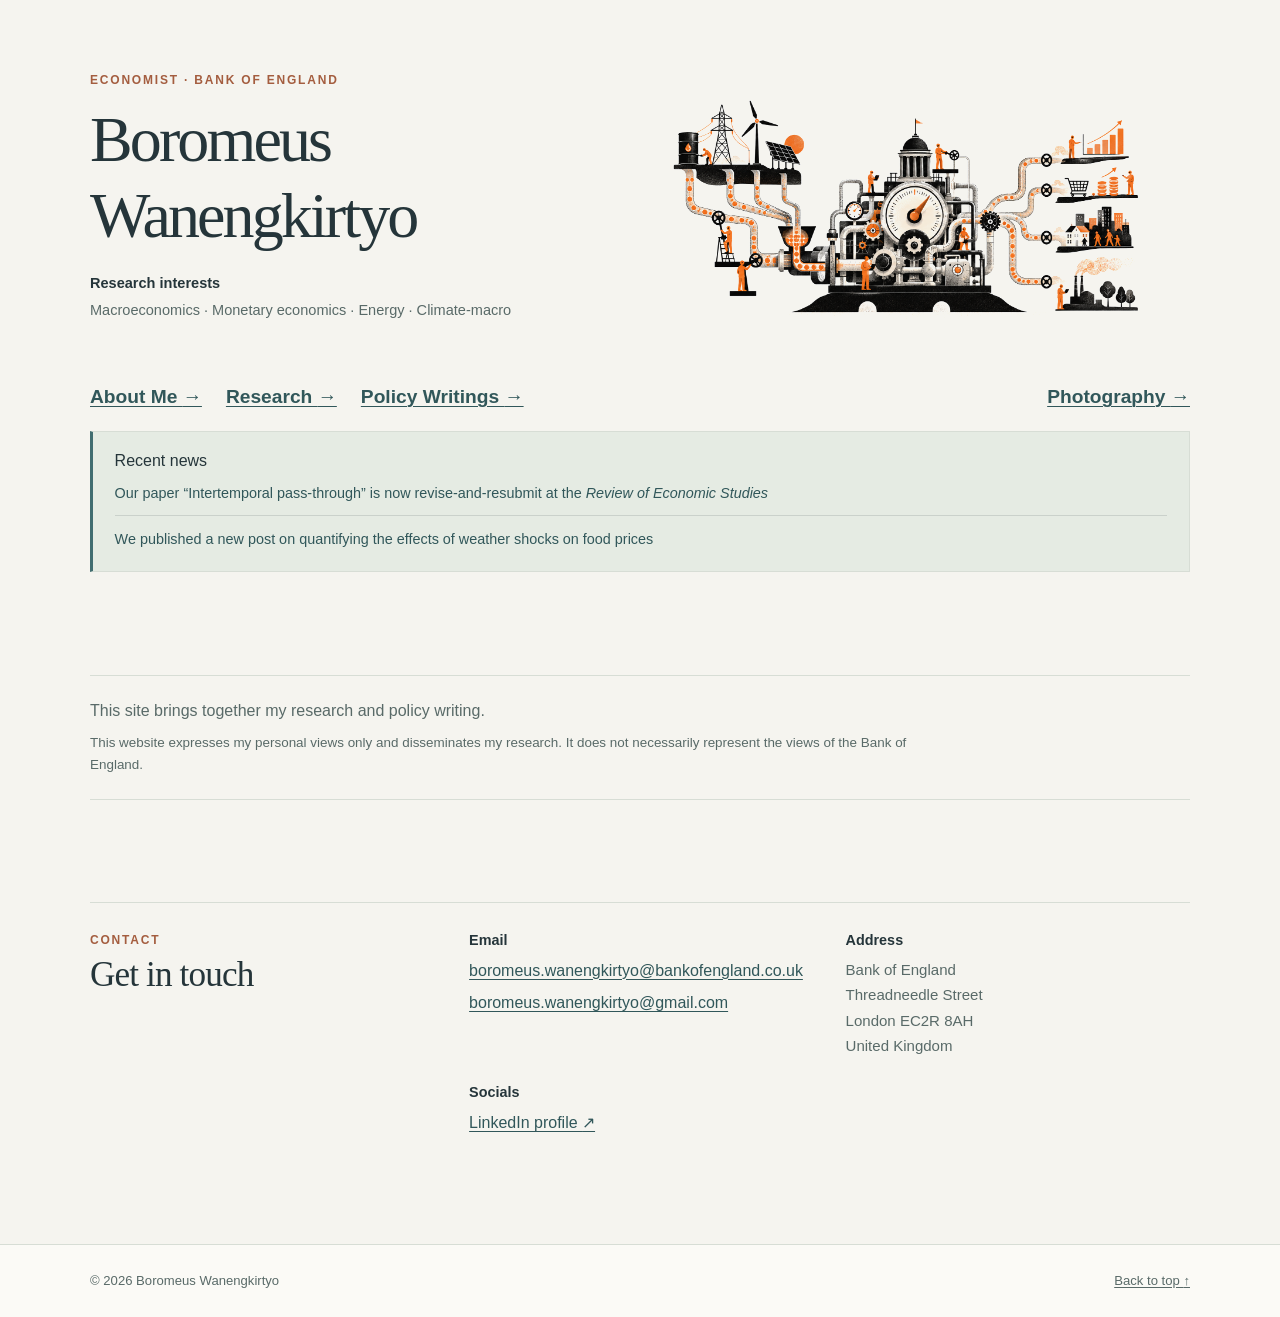
<file: index.html>
<!doctype html>
<html lang="en">
<head>
  <meta charset="utf-8">
  <meta name="viewport" content="width=device-width, initial-scale=1">
  <meta name="description" content="Boromeus Wanengkirtyo is a Bank of England economist researching inflation, monetary policy, energy markets and climate change.">
  <meta name="author" content="Boromeus Wanengkirtyo">
  <meta name="theme-color" content="#f5f4ef">
  <title>Boromeus Wanengkirtyo | Economist</title>
  <link rel="canonical" href="https://boromeus.github.io/">
  <meta property="og:type" content="profile">
  <meta property="og:title" content="Boromeus Wanengkirtyo | Economist">
  <meta property="og:description" content="Bank of England economist researching inflation, monetary policy, energy markets and climate change.">
  <meta property="og:url" content="https://boromeus.github.io/">
  <meta property="og:site_name" content="Boromeus Wanengkirtyo">
  <meta property="og:image" content="https://boromeus.github.io/assets/macro-energy-policy.png">
  <meta property="og:image:width" content="1672">
  <meta property="og:image:height" content="941">
  <meta property="og:image:alt" content="Illustration connecting central banking and economic gauges with energy, households and industry.">
  <meta name="twitter:card" content="summary_large_image">
  <meta name="twitter:title" content="Boromeus Wanengkirtyo | Economist">
  <meta name="twitter:description" content="Bank of England economist researching inflation, monetary policy, energy markets and climate change.">
  <meta name="twitter:image" content="https://boromeus.github.io/assets/macro-energy-policy.png">
  <script type="application/ld+json">
  {
    "@context": "https://schema.org",
    "@graph": [
      {
        "@type": "WebSite",
        "name": "Boromeus Wanengkirtyo",
        "url": "https://boromeus.github.io/",
        "inLanguage": "en-GB"
      },
      {
        "@type": "ProfilePage",
        "name": "Boromeus Wanengkirtyo | Economist",
        "url": "https://boromeus.github.io/",
        "mainEntity": {
          "@type": "Person",
          "name": "Boromeus Wanengkirtyo",
          "givenName": "Boromeus",
          "familyName": "Wanengkirtyo",
          "jobTitle": "Economist",
          "worksFor": {
            "@type": "Organization",
            "name": "Bank of England",
            "url": "https://www.bankofengland.co.uk/"
          },
          "url": "https://boromeus.github.io/",
          "sameAs": [
            "https://uk.linkedin.com/in/bwanengkirtyo"
          ],
          "knowsAbout": [
            "Macroeconomics",
            "Monetary economics",
            "Inflation",
            "Energy markets",
            "Climate change"
          ]
        }
      }
    ]
  }
  </script>
  <link rel="stylesheet" href="styles.css">
  <!-- Google tag (gtag.js) -->
  <script async src="https://www.googletagmanager.com/gtag/js?id=G-S92Z4SN27B"></script>
  <script>
    window.dataLayer = window.dataLayer || [];
    function gtag(){dataLayer.push(arguments);}
    gtag('js', new Date());
    gtag('config', 'G-S92Z4SN27B');
  </script>
</head>
<body>
  <a class="skip-link" href="#main">Skip to content</a>
  <main id="main" class="shell">
    <section class="home-hero" aria-labelledby="home-title">
      <div class="hero-copy">
        <p class="eyebrow">Economist · Bank of England</p>
        <h1 id="home-title">Boromeus Wanengkirtyo</h1>
        <p class="interest-line"><span>Research interests</span> Macroeconomics · Monetary economics · Energy · Climate-macro</p>
      </div>
      <figure class="hero-art">
        <img src="assets/macro-energy-policy.png" alt="Editorial illustration of a central bank and economic gauges connected by energy pipelines to fossil fuels, wind and solar power, households and industry." width="1672" height="941" fetchpriority="high">
    </figure>
    </section>

    <nav class="hero-links home-nav" aria-label="Main navigation">
      <a class="text-link" href="about.html">About Me <span aria-hidden="true">→</span></a>
      <a class="text-link" href="research.html">Research <span aria-hidden="true">→</span></a>
      <a class="text-link" href="policy.html">Policy Writings <span aria-hidden="true">→</span></a>
      <a class="text-link" href="photography.html">Photography <span aria-hidden="true">→</span></a>
    </nav>

    <section class="home-news" aria-labelledby="recent-news-title">
      <h2 id="recent-news-title">Recent news</h2>
      <ul>
        <li><a href="research.html#intertemporal-pass-through">Our paper “Intertemporal pass-through” is now revise-and-resubmit at the <em>Review of Economic Studies</em></a></li>
        <li><a href="policy.html#under-the-weather">We published a new post on quantifying the effects of weather shocks on food prices</a></li>
      </ul>
    </section>

    <section class="home-note" aria-label="About this website">
      <div>
        <p>This site brings together my research and policy writing.</p>
        <p class="site-disclaimer">This website expresses my personal views only and disseminates my research. It does not necessarily represent the views of the Bank of England.</p>
      </div>
    </section>

    <section class="contact-section" aria-labelledby="contact-title">
      <div class="section-heading">
        <p class="eyebrow">Contact</p>
        <h2 id="contact-title">Get in touch</h2>
      </div>
      <div class="contact-grid">
        <div>
          <h3>Email</h3>
          <p><a href="mailto:&#98;&#111;&#114;&#111;&#109;&#101;&#117;&#115;&#46;&#119;&#97;&#110;&#101;&#110;&#103;&#107;&#105;&#114;&#116;&#121;&#111;&#64;&#98;&#97;&#110;&#107;&#111;&#102;&#101;&#110;&#103;&#108;&#97;&#110;&#100;&#46;&#99;&#111;&#46;&#117;&#107;">&#98;&#111;&#114;&#111;&#109;&#101;&#117;&#115;&#46;&#119;&#97;&#110;&#101;&#110;&#103;&#107;&#105;&#114;&#116;&#121;&#111;&#64;&#98;&#97;&#110;&#107;&#111;&#102;&#101;&#110;&#103;&#108;&#97;&#110;&#100;&#46;&#99;&#111;&#46;&#117;&#107;</a></p>
          <p><a href="mailto:&#98;&#111;&#114;&#111;&#109;&#101;&#117;&#115;&#46;&#119;&#97;&#110;&#101;&#110;&#103;&#107;&#105;&#114;&#116;&#121;&#111;&#64;&#103;&#109;&#97;&#105;&#108;&#46;&#99;&#111;&#109;">&#98;&#111;&#114;&#111;&#109;&#101;&#117;&#115;&#46;&#119;&#97;&#110;&#101;&#110;&#103;&#107;&#105;&#114;&#116;&#121;&#111;&#64;&#103;&#109;&#97;&#105;&#108;&#46;&#99;&#111;&#109;</a></p>
        </div>
        <div>
          <h3>Address</h3>
          <address>Bank of England<br>Threadneedle Street<br>London EC2R 8AH<br>United Kingdom</address>
        </div>
        <div>
          <h3>Socials</h3>
          <p><a href="https://uk.linkedin.com/in/bwanengkirtyo">LinkedIn profile <span aria-hidden="true">↗</span></a></p>
        </div>
      </div>
    </section>
  </main>

  <footer class="site-footer">
    <div class="shell footer-inner">
      <span>© 2026 Boromeus Wanengkirtyo</span>
      <a href="index.html">Back to top <span aria-hidden="true">↑</span></a>
    </div>
  </footer>
</body>
</html>
</file>
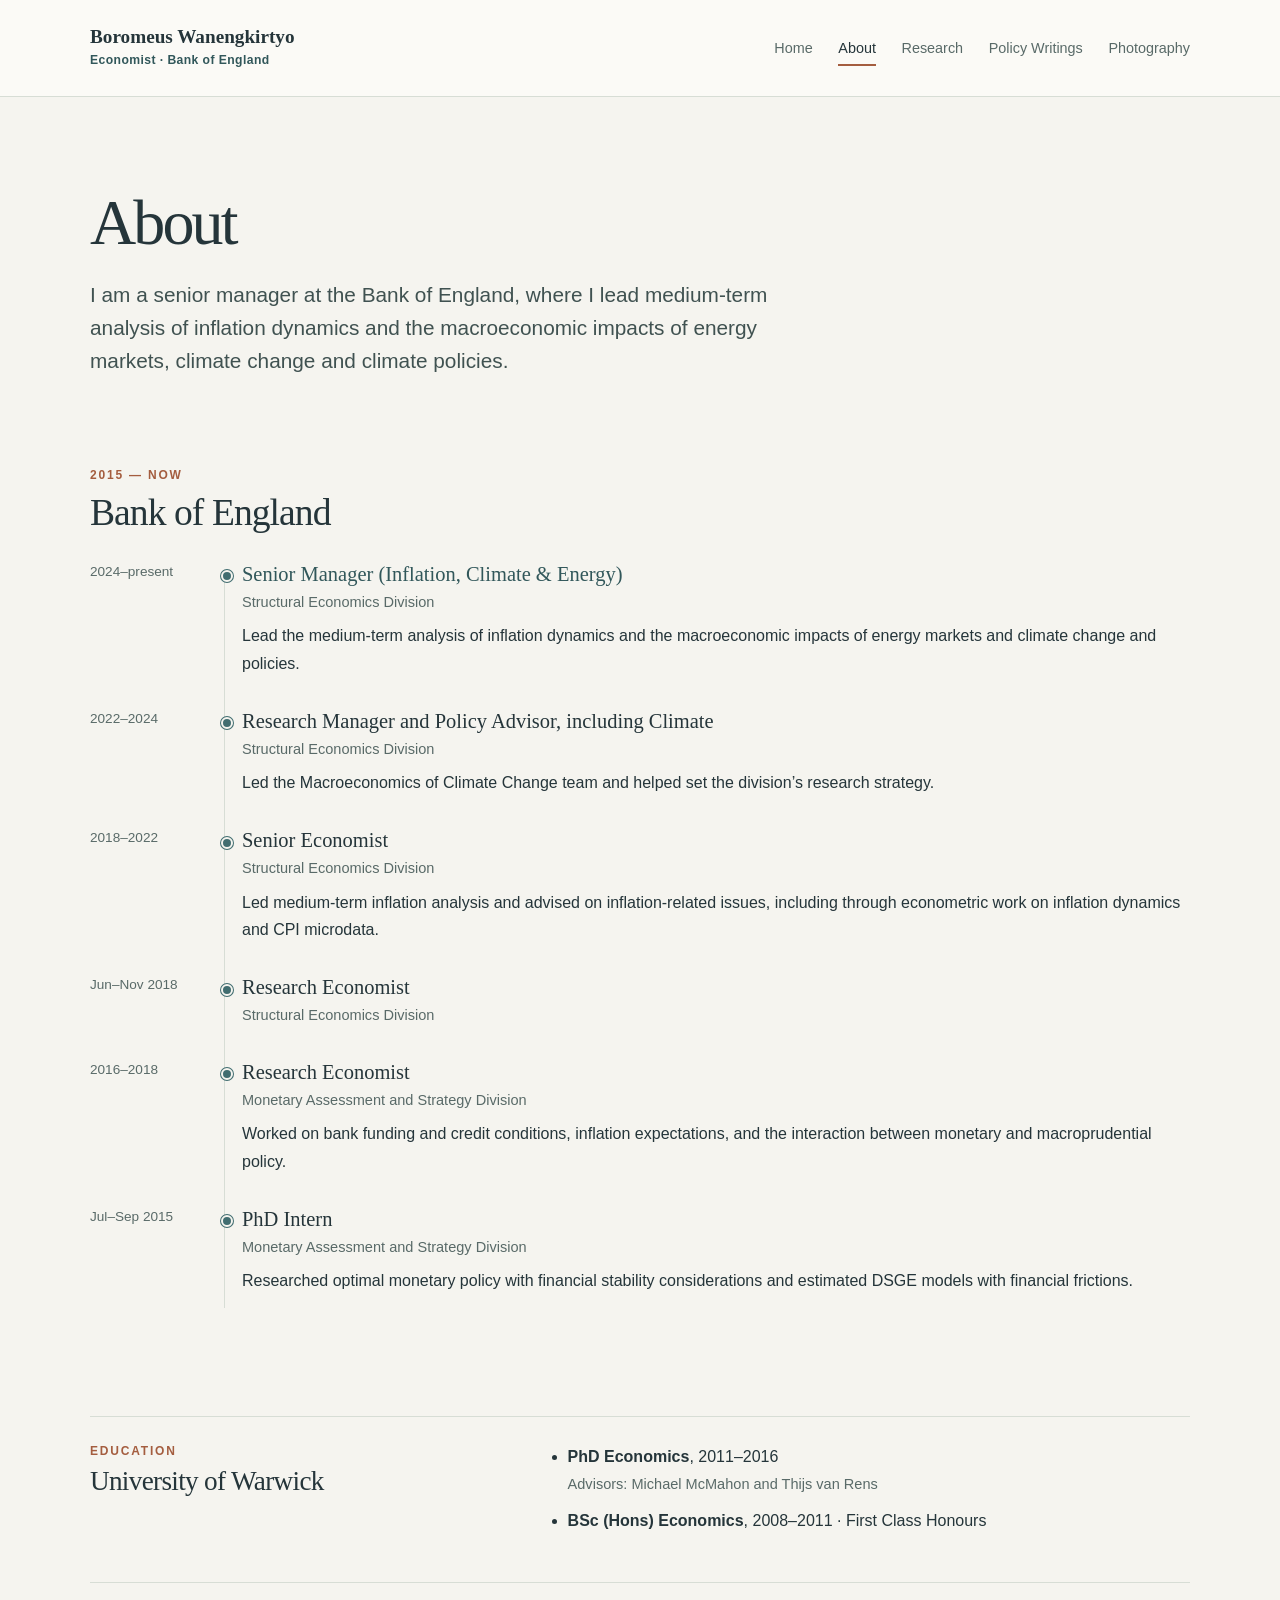
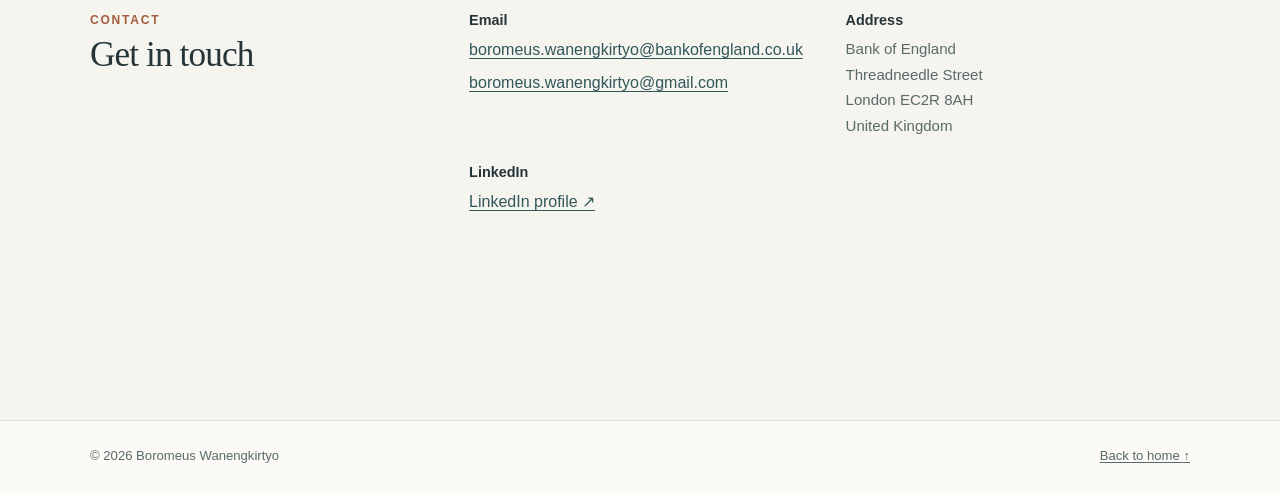
<file: about.html>
<!doctype html>
<html lang="en">
<head>
  <meta charset="utf-8">
  <meta name="viewport" content="width=device-width, initial-scale=1">
  <meta name="description" content="Biography and career of Boromeus Wanengkirtyo, Economist at the Bank of England, working on inflation, monetary policy, energy and climate.">
  <meta name="author" content="Boromeus Wanengkirtyo">
  <meta name="theme-color" content="#f5f4ef">
  <title>About | Boromeus Wanengkirtyo</title>
  <link rel="canonical" href="https://boromeus.github.io/about.html">
  <meta property="og:type" content="article">
  <meta property="og:title" content="About | Boromeus Wanengkirtyo">
  <meta property="og:description" content="Biography and career of Boromeus Wanengkirtyo, Economist at the Bank of England, working on inflation, monetary policy, energy and climate.">
  <meta property="og:url" content="https://boromeus.github.io/about.html">
  <meta property="og:site_name" content="Boromeus Wanengkirtyo">
  <meta property="og:image" content="https://boromeus.github.io/assets/macro-energy-policy.png">
  <meta property="og:image:alt" content="Illustration connecting central banking and economic gauges with energy, households and industry.">
  <meta name="twitter:card" content="summary_large_image">
  <meta name="twitter:title" content="About | Boromeus Wanengkirtyo">
  <meta name="twitter:description" content="Biography and career of Boromeus Wanengkirtyo at the Bank of England.">
  <meta name="twitter:image" content="https://boromeus.github.io/assets/macro-energy-policy.png">
  <script type="application/ld+json">
  {"@context":"https://schema.org","@type":"AboutPage","name":"About Boromeus Wanengkirtyo","url":"https://boromeus.github.io/about.html","isPartOf":{"@type":"WebSite","name":"Boromeus Wanengkirtyo","url":"https://boromeus.github.io/"}}
  </script>
  <link rel="stylesheet" href="styles.css">
  <!-- Google tag (gtag.js) -->
  <script async src="https://www.googletagmanager.com/gtag/js?id=G-S92Z4SN27B"></script>
  <script>
    window.dataLayer = window.dataLayer || [];
    function gtag(){dataLayer.push(arguments);}
    gtag('js', new Date());
    gtag('config', 'G-S92Z4SN27B');
  </script>
</head>
<body>
  <a class="skip-link" href="#main">Skip to content</a>
  <header class="site-header">
    <div class="shell header-inner">
      <div class="brand-block">
        <a class="site-brand" href="index.html">Boromeus Wanengkirtyo</a>
        <span class="brand-note brand-position">Economist · Bank of England</span>
      </div>
      <nav class="site-nav" aria-label="Main navigation">
        <a href="index.html">Home</a>
        <a href="about.html" aria-current="page">About</a>
        <a href="research.html">Research</a>
        <a href="policy.html">Policy Writings</a>
        <a href="photography.html">Photography</a>
      </nav>
    </div>
  </header>

  <main id="main" class="shell page-main">
    <header class="page-heading">
      <h1>About</h1>
      <p class="lede">I am a senior manager at the Bank of England, where I lead medium-term analysis of inflation dynamics and the macroeconomic impacts of energy markets, climate change and climate policies.</p>
    </header>

    <section class="content-section" aria-labelledby="career-title">
      <div class="section-heading">
        <p class="eyebrow">2015 — now</p>
        <h2 id="career-title">Bank of England</h2>
      </div>
      <ol class="timeline">
        <li class="timeline-entry timeline-current">
          <p class="timeline-date"><time datetime="2024">2024–present</time></p>
          <div>
            <h3>Senior Manager (Inflation, Climate &amp; Energy)</h3>
            <p class="entry-meta">Structural Economics Division</p>
            <p>Lead the medium-term analysis of inflation dynamics and the macroeconomic impacts of energy markets and climate change and policies.</p>
          </div>
        </li>
        <li class="timeline-entry">
          <p class="timeline-date"><time datetime="2022">2022–2024</time></p>
          <div>
            <h3>Research Manager and Policy Advisor, including Climate</h3>
            <p class="entry-meta">Structural Economics Division</p>
            <p>Led the Macroeconomics of Climate Change team and helped set the division’s research strategy.</p>
          </div>
        </li>
        <li class="timeline-entry">
          <p class="timeline-date"><time datetime="2018">2018–2022</time></p>
          <div>
            <h3>Senior Economist</h3>
            <p class="entry-meta">Structural Economics Division</p>
            <p>Led medium-term inflation analysis and advised on inflation-related issues, including through econometric work on inflation dynamics and CPI microdata.</p>
          </div>
        </li>
        <li class="timeline-entry">
          <p class="timeline-date"><time datetime="2018-06">Jun–Nov 2018</time></p>
          <div>
            <h3>Research Economist</h3>
            <p class="entry-meta">Structural Economics Division</p>
          </div>
        </li>
        <li class="timeline-entry">
          <p class="timeline-date"><time datetime="2016">2016–2018</time></p>
          <div>
            <h3>Research Economist</h3>
            <p class="entry-meta">Monetary Assessment and Strategy Division</p>
            <p>Worked on bank funding and credit conditions, inflation expectations, and the interaction between monetary and macroprudential policy.</p>
          </div>
        </li>
        <li class="timeline-entry">
          <p class="timeline-date"><time datetime="2015-07">Jul–Sep 2015</time></p>
          <div>
            <h3>PhD Intern</h3>
            <p class="entry-meta">Monetary Assessment and Strategy Division</p>
            <p>Researched optimal monetary policy with financial stability considerations and estimated DSGE models with financial frictions.</p>
          </div>
        </li>
      </ol>
    </section>

    <section class="education-note content-section" aria-labelledby="education-title">
      <div class="section-heading">
        <p class="eyebrow">Education</p>
        <h2 id="education-title">University of Warwick</h2>
      </div>
      <ul class="simple-list">
        <li><strong>PhD Economics</strong>, 2011–2016<br><span class="entry-meta">Advisors: Michael McMahon and Thijs van Rens</span></li>
        <li><strong>BSc (Hons) Economics</strong>, 2008–2011 · First Class Honours</li>
      </ul>
    </section>

    <section class="contact-section" aria-labelledby="contact-title">
      <div class="section-heading">
        <p class="eyebrow">Contact</p>
        <h2 id="contact-title">Get in touch</h2>
      </div>
      <div class="contact-grid">
        <div>
          <h3>Email</h3>
          <p><a href="mailto:&#98;&#111;&#114;&#111;&#109;&#101;&#117;&#115;&#46;&#119;&#97;&#110;&#101;&#110;&#103;&#107;&#105;&#114;&#116;&#121;&#111;&#64;&#98;&#97;&#110;&#107;&#111;&#102;&#101;&#110;&#103;&#108;&#97;&#110;&#100;&#46;&#99;&#111;&#46;&#117;&#107;">&#98;&#111;&#114;&#111;&#109;&#101;&#117;&#115;&#46;&#119;&#97;&#110;&#101;&#110;&#103;&#107;&#105;&#114;&#116;&#121;&#111;&#64;&#98;&#97;&#110;&#107;&#111;&#102;&#101;&#110;&#103;&#108;&#97;&#110;&#100;&#46;&#99;&#111;&#46;&#117;&#107;</a></p>
          <p><a href="mailto:&#98;&#111;&#114;&#111;&#109;&#101;&#117;&#115;&#46;&#119;&#97;&#110;&#101;&#110;&#103;&#107;&#105;&#114;&#116;&#121;&#111;&#64;&#103;&#109;&#97;&#105;&#108;&#46;&#99;&#111;&#109;">&#98;&#111;&#114;&#111;&#109;&#101;&#117;&#115;&#46;&#119;&#97;&#110;&#101;&#110;&#103;&#107;&#105;&#114;&#116;&#121;&#111;&#64;&#103;&#109;&#97;&#105;&#108;&#46;&#99;&#111;&#109;</a></p>
        </div>
        <div>
          <h3>Address</h3>
          <address>Bank of England<br>Threadneedle Street<br>London EC2R 8AH<br>United Kingdom</address>
        </div>
        <div>
          <h3>LinkedIn</h3>
          <p><a href="https://uk.linkedin.com/in/bwanengkirtyo">LinkedIn profile <span aria-hidden="true">↗</span></a></p>
        </div>
      </div>
    </section>
  </main>

  <footer class="site-footer">
    <div class="shell footer-inner">
      <span>© 2026 Boromeus Wanengkirtyo</span>
      <a href="index.html">Back to home <span aria-hidden="true">↑</span></a>
    </div>
  </footer>
</body>
</html>
</file>
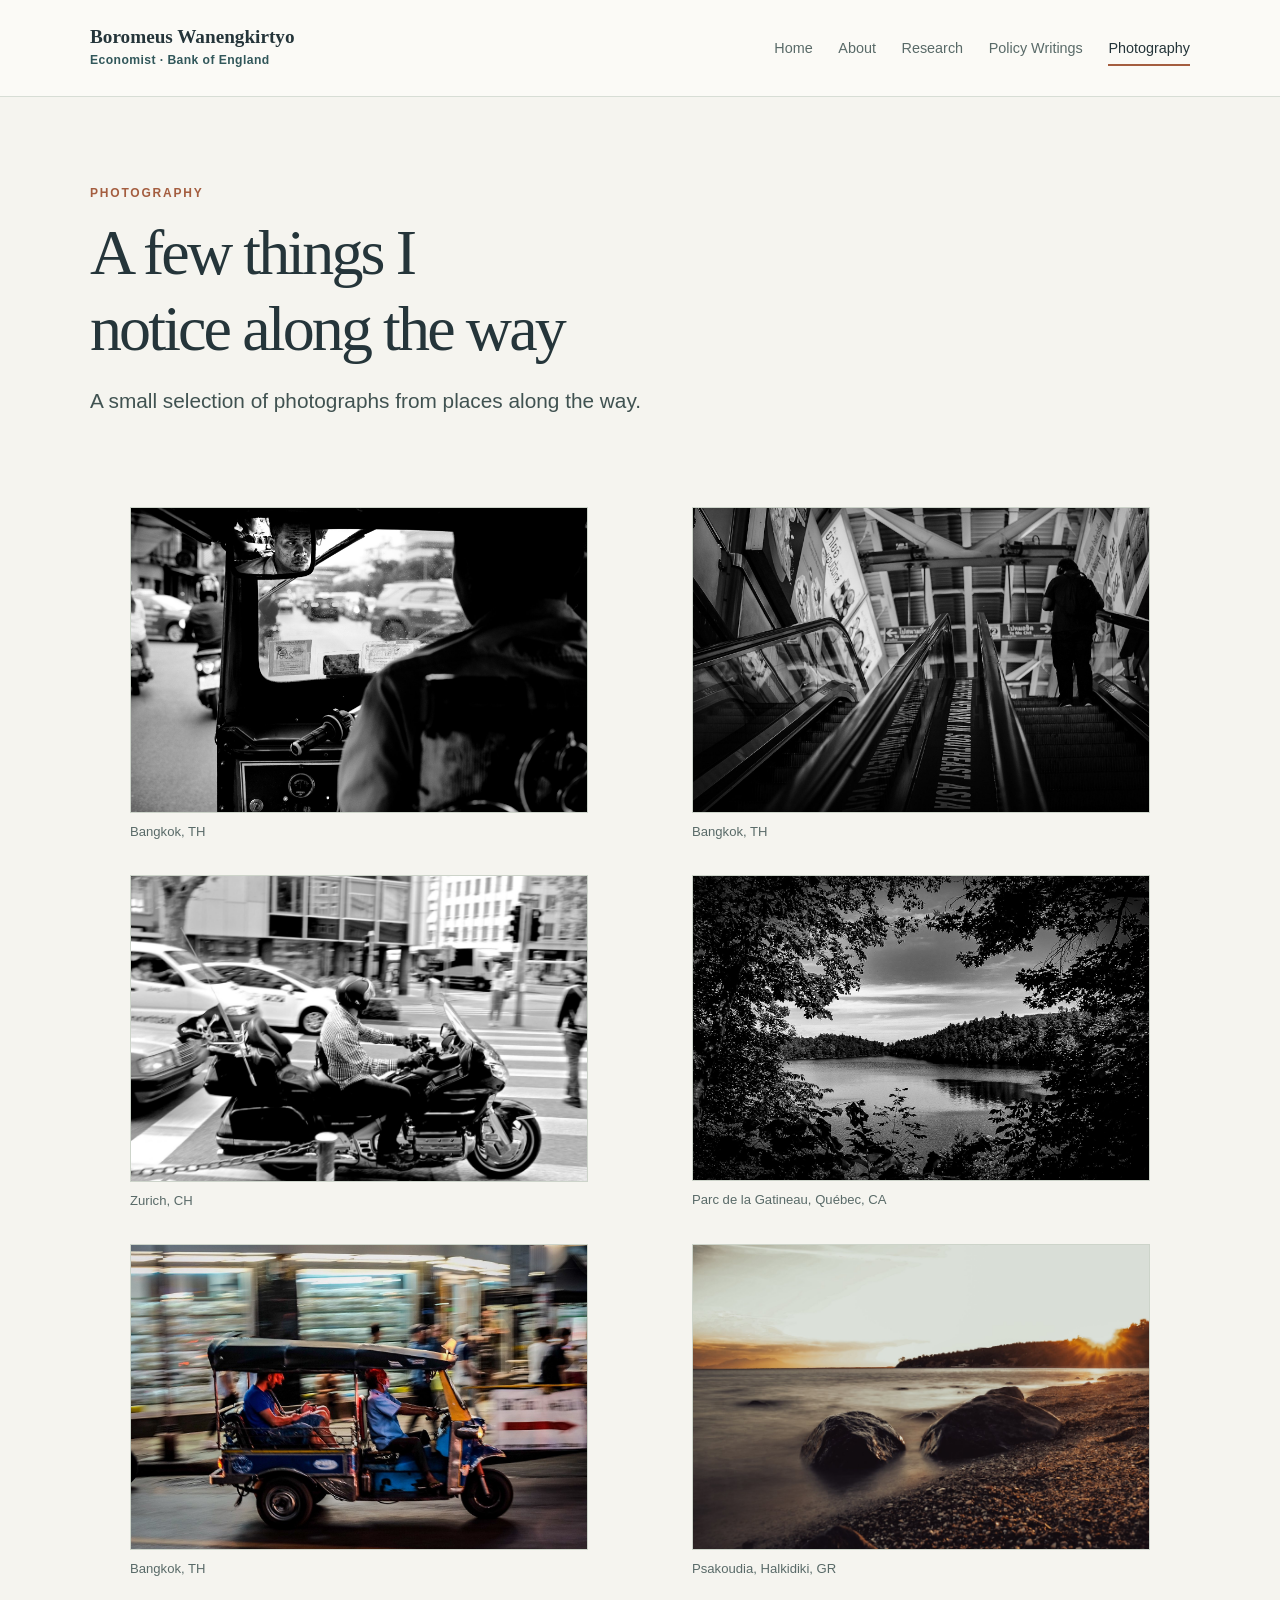
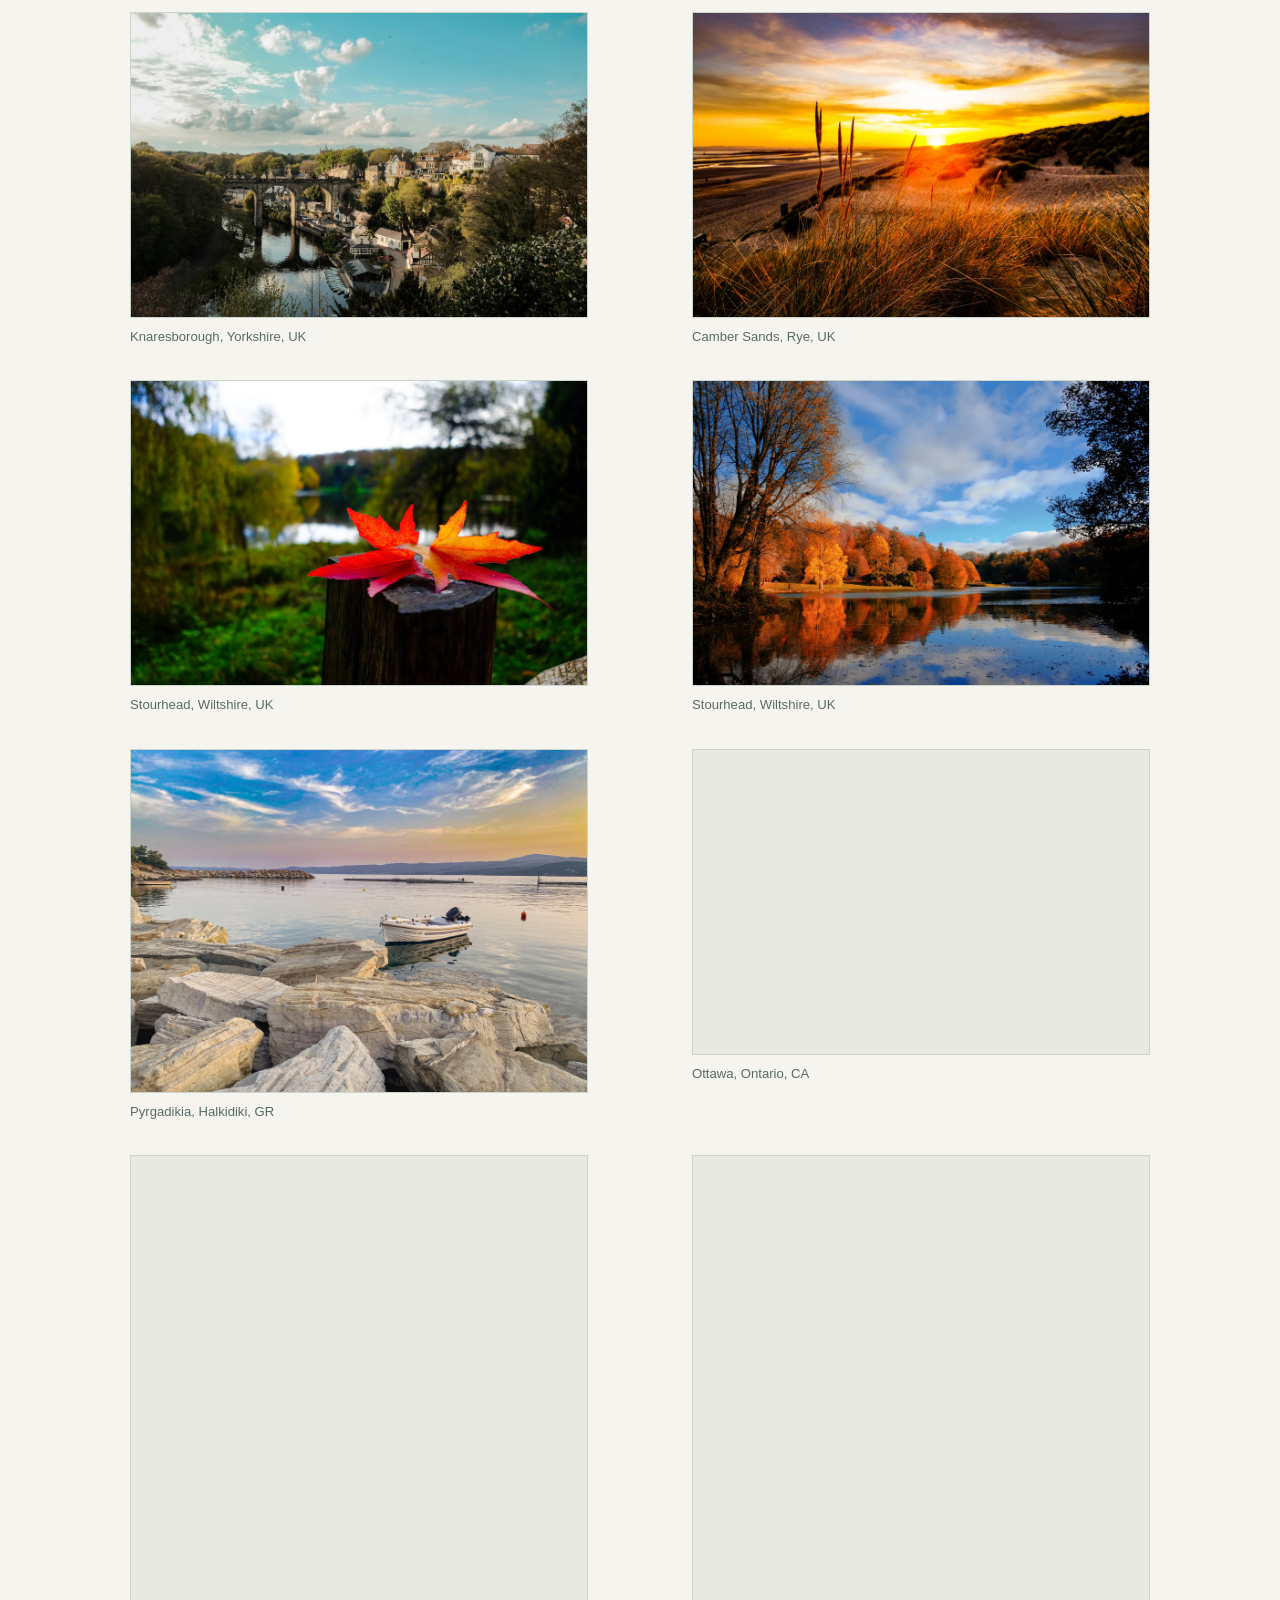
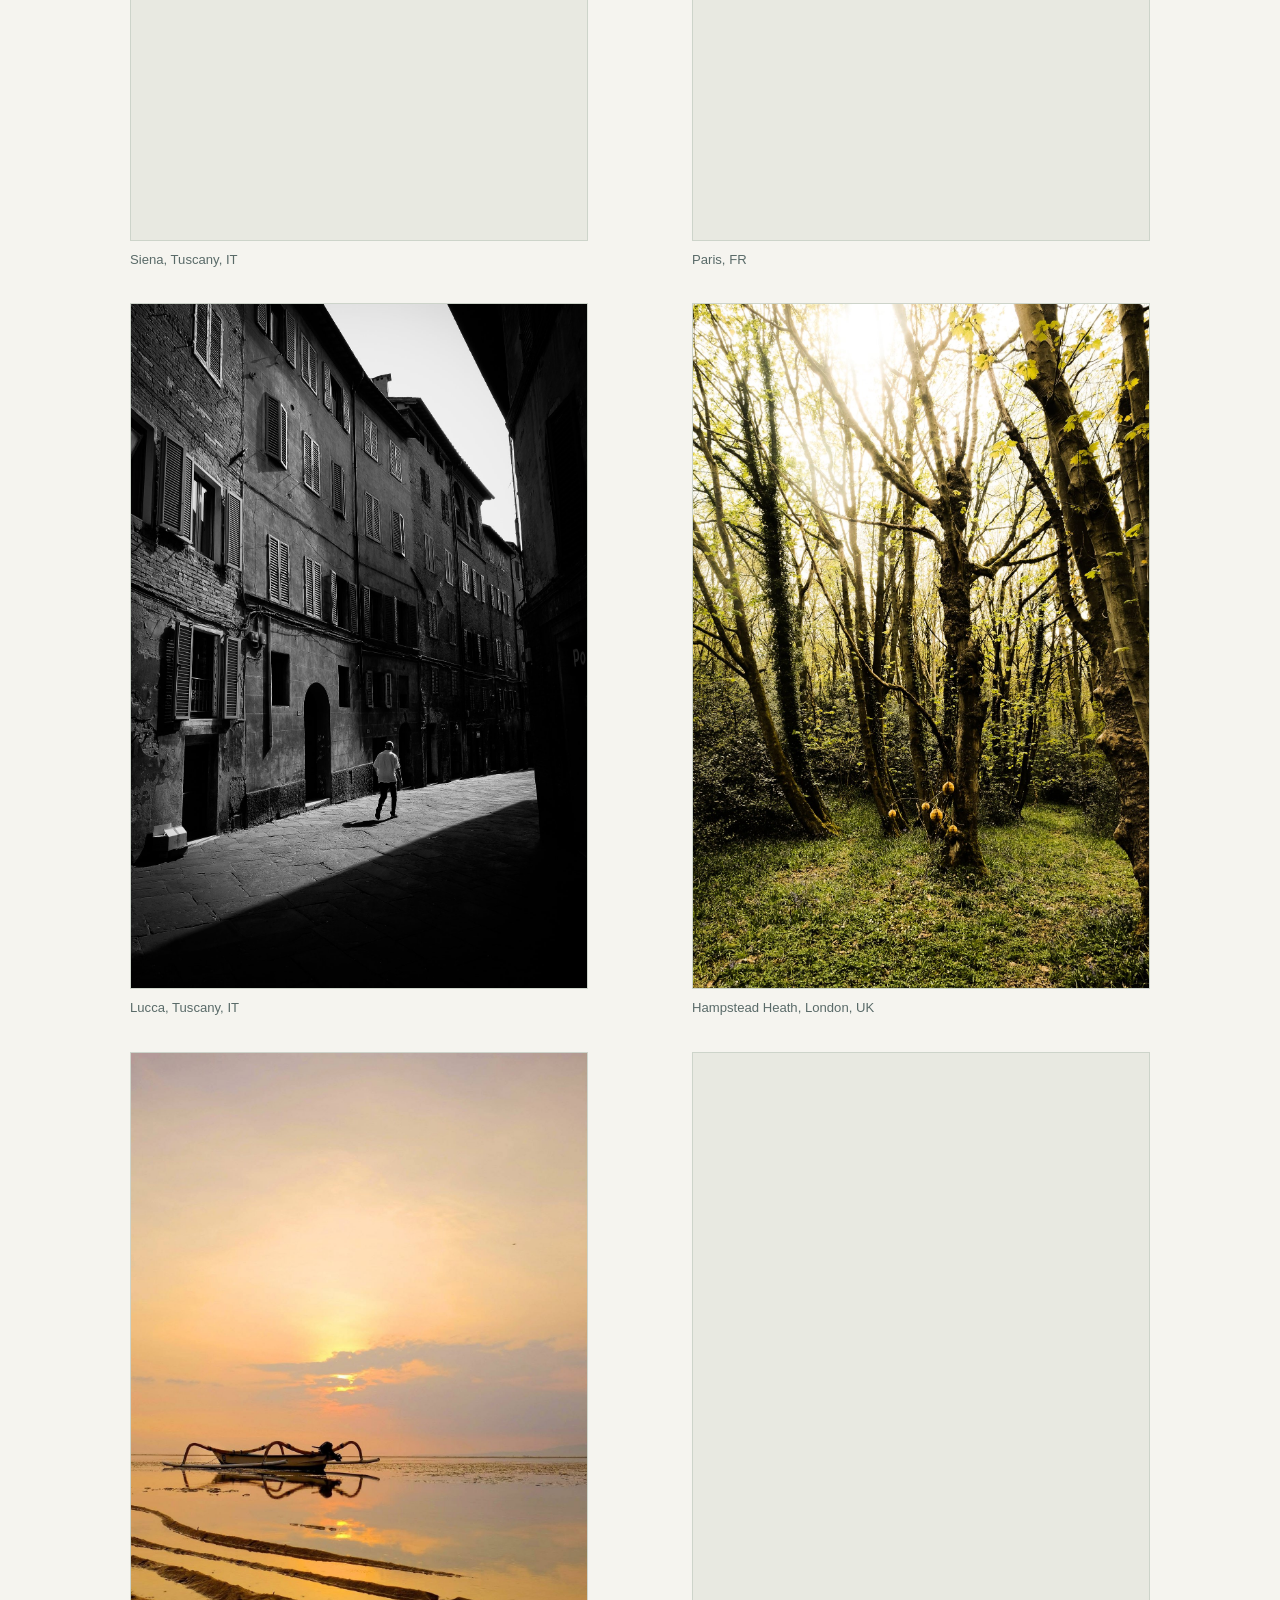
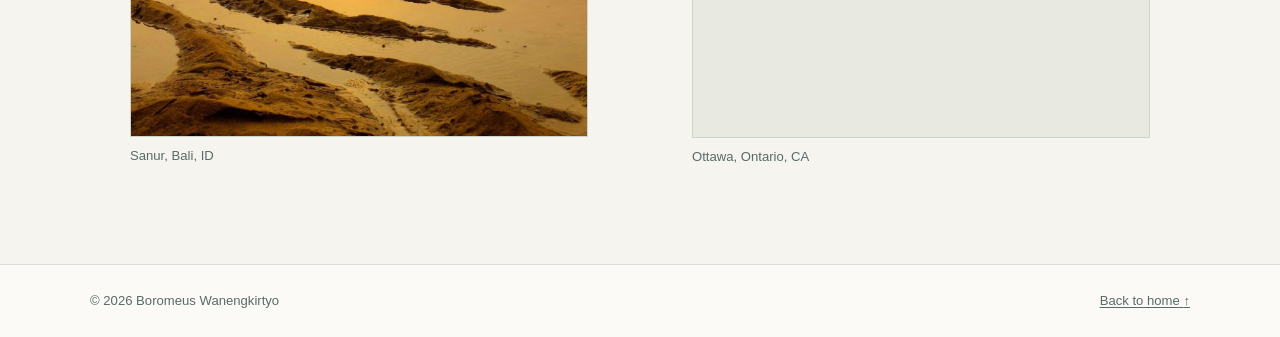
<file: photography.html>
<!doctype html>
<html lang="en">
<head>
  <meta charset="utf-8">
  <meta name="viewport" content="width=device-width, initial-scale=1">
  <meta name="description" content="A small collection of photography by Boromeus Wanengkirtyo.">
  <meta name="theme-color" content="#f5f4ef">
  <link rel="canonical" href="https://boromeus.github.io/photography.html">
  <title>Photography | Boromeus Wanengkirtyo</title>
  <link rel="stylesheet" href="styles.css">
  <!-- Google tag (gtag.js) -->
  <script async src="https://www.googletagmanager.com/gtag/js?id=G-S92Z4SN27B"></script>
  <script>
    window.dataLayer = window.dataLayer || [];
    function gtag(){dataLayer.push(arguments);}
    gtag('js', new Date());
    gtag('config', 'G-S92Z4SN27B');
  </script>
</head>
<body>
  <a class="skip-link" href="#main">Skip to content</a>
  <header class="site-header">
    <div class="shell header-inner">
      <div class="brand-block">
        <a class="site-brand" href="index.html">Boromeus Wanengkirtyo</a>
        <span class="brand-note brand-position">Economist · Bank of England</span>
      </div>
      <nav class="site-nav" aria-label="Main navigation">
        <a href="index.html">Home</a>
        <a href="about.html">About</a>
        <a href="research.html">Research</a>
        <a href="policy.html">Policy Writings</a>
        <a href="photography.html" aria-current="page">Photography</a>
      </nav>
    </div>
  </header>

  <main id="main" class="shell page-main photography-main">
    <header class="page-heading">
      <p class="eyebrow">Photography</p>
      <h1>A few things I notice along the way</h1>
      <p class="lede">A small selection of photographs from places along the way.</p>
    </header>

    <section class="content-section photo-section" aria-label="Photographs">
      <div class="photo-grid">
        <figure class="photo-card">
          <img src="assets/photography/bangkok-01.jpg" alt="A taxi driver watches the road in a rear-view mirror as city traffic blurs beyond the windscreen." width="1776" height="1184" loading="lazy" decoding="async">
          <figcaption>Bangkok, TH</figcaption>
        </figure>
        <figure class="photo-card">
          <img src="assets/photography/bangkok-03.jpg" alt="An escalator rises toward station signs in a busy Bangkok transit hub." width="1614" height="1076" loading="lazy" decoding="async">
          <figcaption>Bangkok, TH</figcaption>
        </figure>
        <figure class="photo-card">
          <img src="assets/photography/zurich.jpg" alt="A motorcyclist rides through a city intersection among taxis and traffic." width="2000" height="1334" loading="lazy" decoding="async">
          <figcaption>Zurich, CH</figcaption>
        </figure>
        <figure class="photo-card">
          <img src="assets/photography/parc-de-la-gatineau.jpg" alt="A quiet lake framed by dark leafy branches and forest." width="1616" height="1077" loading="lazy" decoding="async">
          <figcaption>Parc de la Gatineau, Québec, CA</figcaption>
        </figure>
        <figure class="photo-card">
          <img src="assets/photography/bangkok-02.jpg" alt="A tuk-tuk carries passengers through a Bangkok street at night." width="1441" height="960" loading="lazy" decoding="async">
          <figcaption>Bangkok, TH</figcaption>
        </figure>
        <figure class="photo-card">
          <img src="assets/photography/psakoudia.jpg" alt="Sunset glows over a rocky beach and calm water." width="2000" height="1333" loading="lazy" decoding="async">
          <figcaption>Psakoudia, Halkidiki, GR</figcaption>
        </figure>
        <figure class="photo-card">
          <img src="assets/photography/knaresborough.jpg" alt="A stone viaduct crosses the river below the rooftops of a Yorkshire town." width="2000" height="1333" loading="lazy" decoding="async">
          <figcaption>Knaresborough, Yorkshire, UK</figcaption>
        </figure>
        <figure class="photo-card">
          <img src="assets/photography/camber-sands.jpg" alt="Sunset over Camber Sands, with beach grass in the foreground and dunes along the shore." width="2000" height="1333" loading="lazy" decoding="async">
          <figcaption>Camber Sands, Rye, UK</figcaption>
        </figure>
        <figure class="photo-card">
          <img src="assets/photography/stourhead-01.jpg" alt="A bright red autumn leaf rests on a wooden post beside a still lake." width="2000" height="1333" loading="lazy" decoding="async">
          <figcaption>Stourhead, Wiltshire, UK</figcaption>
        </figure>
        <figure class="photo-card">
          <img src="assets/photography/stourhead-02.jpg" alt="Autumn trees and their colours reflect in the lake at Stourhead." width="2000" height="1333" loading="lazy" decoding="async">
          <figcaption>Stourhead, Wiltshire, UK</figcaption>
        </figure>
        <figure class="photo-card">
          <img src="assets/photography/pyrgadikia.jpg" alt="A small boat floats in a calm cove among pale rocks at dusk." width="2000" height="1500" loading="lazy" decoding="async">
          <figcaption>Pyrgadikia, Halkidiki, GR</figcaption>
        </figure>
        <figure class="photo-card">
          <img src="assets/photography/ottawa-01.jpg" alt="Ottawa's skyline and a bridge reflect in the river beneath a pink sunset." width="1380" height="920" loading="lazy" decoding="async">
          <figcaption>Ottawa, Ontario, CA</figcaption>
        </figure>
        <figure class="photo-card">
          <img src="assets/photography/siena.jpg" alt="A woman stands in the light of a historic stone archway." width="1333" height="2000" loading="lazy" decoding="async">
          <figcaption>Siena, Tuscany, IT</figcaption>
        </figure>
        <figure class="photo-card">
          <img src="assets/photography/paris.jpg" alt="A tall Paris street lamp silhouettes against the setting sun, with the Eiffel Tower in the distance." width="1333" height="2000" loading="lazy" decoding="async">
          <figcaption>Paris, FR</figcaption>
        </figure>
        <figure class="photo-card">
          <img src="assets/photography/lucca.jpg" alt="A lone pedestrian walks between tall stone buildings in a narrow Italian street." width="1333" height="2000" loading="lazy" decoding="async">
          <figcaption>Lucca, Tuscany, IT</figcaption>
        </figure>
        <figure class="photo-card">
          <img src="assets/photography/hampstead-heath.jpg" alt="Sunlight streams through a dense woodland canopy." width="1333" height="2000" loading="lazy" decoding="async">
          <figcaption>Hampstead Heath, London, UK</figcaption>
        </figure>
        <figure class="photo-card">
          <img src="assets/photography/sanur-bali.jpg" alt="A traditional fishing boat rests on tidal water beneath a warm sunset sky." width="1334" height="2000" loading="lazy" decoding="async">
          <figcaption>Sanur, Bali, ID</figcaption>
        </figure>
        <figure class="photo-card">
          <img src="assets/photography/ottawa-02.jpg" alt="The Rideau Canal locks and surrounding buildings glow in the evening sun." width="1134" height="1701" loading="lazy" decoding="async">
          <figcaption>Ottawa, Ontario, CA</figcaption>
        </figure>
      </div>
    </section>
  </main>

  <footer class="site-footer">
    <div class="shell footer-inner">
      <span>© 2026 Boromeus Wanengkirtyo</span>
      <a href="index.html">Back to home <span aria-hidden="true">↑</span></a>
    </div>
  </footer>
</body>
</html>
</file>
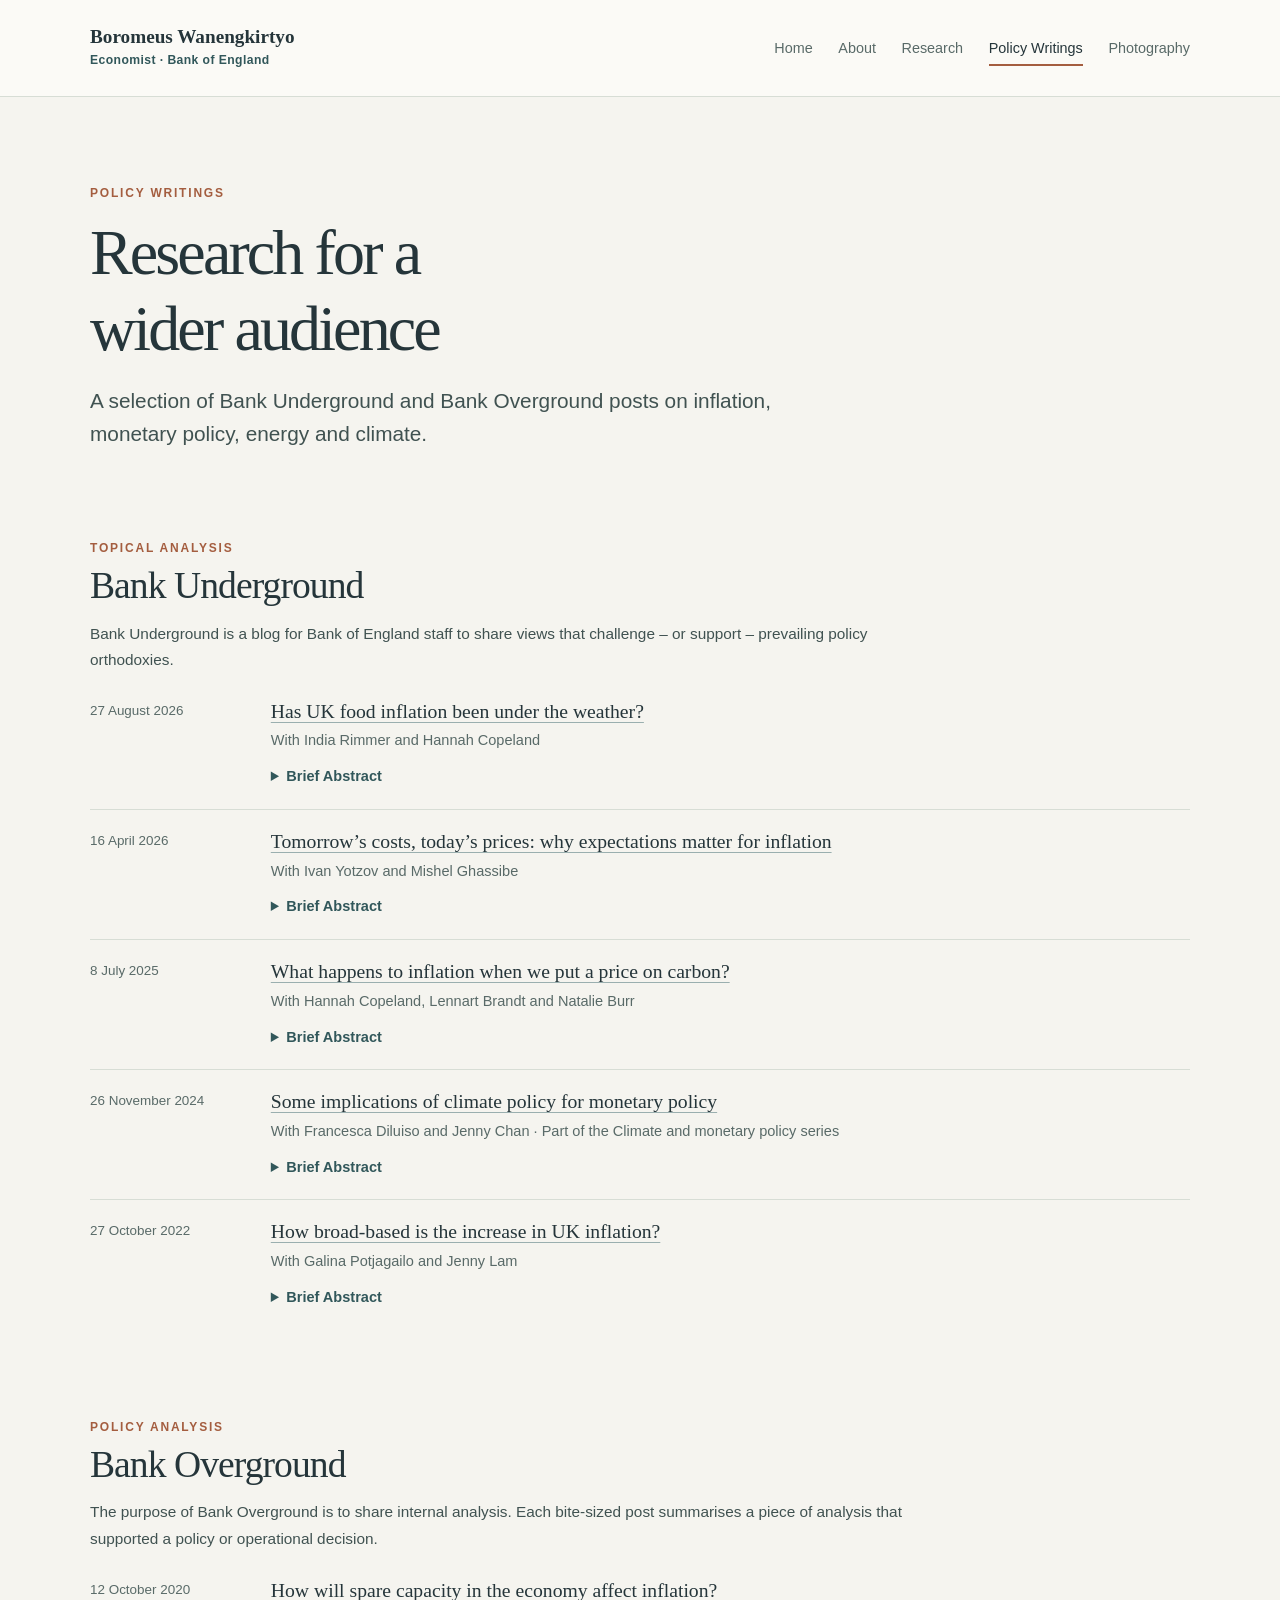
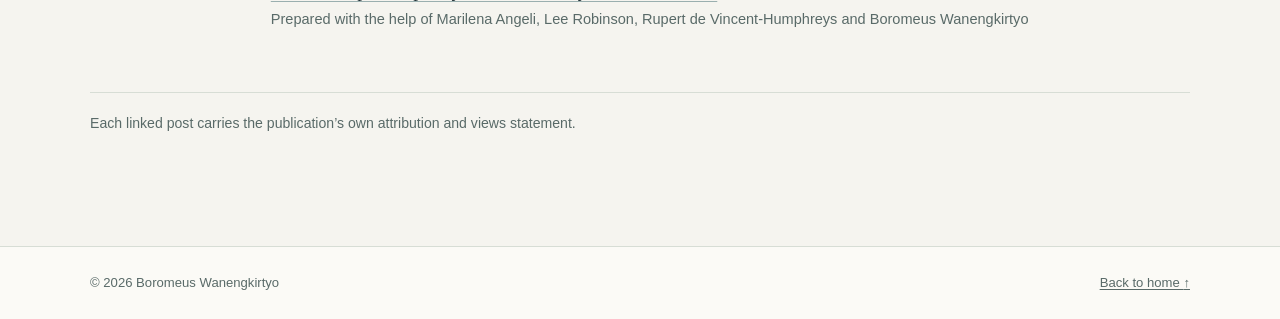
<file: policy.html>
<!doctype html>
<html lang="en">
<head>
  <meta charset="utf-8">
  <meta name="viewport" content="width=device-width, initial-scale=1">
  <meta name="description" content="Policy writing by Boromeus Wanengkirtyo on UK inflation, monetary policy, energy and climate, including Bank Underground and Bank Overground articles.">
  <meta name="author" content="Boromeus Wanengkirtyo">
  <meta name="theme-color" content="#f5f4ef">
  <title>Policy Writings | Boromeus Wanengkirtyo</title>
  <link rel="canonical" href="https://boromeus.github.io/policy.html">
  <meta property="og:type" content="article">
  <meta property="og:title" content="Policy Writings | Boromeus Wanengkirtyo">
  <meta property="og:description" content="Policy writing on UK inflation, monetary policy, energy and climate, including Bank Underground and Bank Overground articles.">
  <meta property="og:url" content="https://boromeus.github.io/policy.html">
  <meta property="og:site_name" content="Boromeus Wanengkirtyo">
  <meta property="og:image" content="https://boromeus.github.io/assets/macro-energy-policy.png">
  <meta property="og:image:alt" content="Illustration connecting central banking and economic gauges with energy, households and industry.">
  <meta name="twitter:card" content="summary_large_image">
  <meta name="twitter:title" content="Policy Writings | Boromeus Wanengkirtyo">
  <meta name="twitter:description" content="Policy writing on UK inflation, monetary policy, energy and climate.">
  <meta name="twitter:image" content="https://boromeus.github.io/assets/macro-energy-policy.png">
  <script type="application/ld+json">
  {"@context":"https://schema.org","@type":"CollectionPage","name":"Policy Writings by Boromeus Wanengkirtyo","url":"https://boromeus.github.io/policy.html","isPartOf":{"@type":"WebSite","name":"Boromeus Wanengkirtyo","url":"https://boromeus.github.io/"}}
  </script>
  <link rel="stylesheet" href="styles.css">
  <!-- Google tag (gtag.js) -->
  <script async src="https://www.googletagmanager.com/gtag/js?id=G-S92Z4SN27B"></script>
  <script>
    window.dataLayer = window.dataLayer || [];
    function gtag(){dataLayer.push(arguments);}
    gtag('js', new Date());
    gtag('config', 'G-S92Z4SN27B');
  </script>
</head>
<body>
  <a class="skip-link" href="#main">Skip to content</a>
  <header class="site-header">
    <div class="shell header-inner">
      <div class="brand-block">
        <a class="site-brand" href="index.html">Boromeus Wanengkirtyo</a>
        <span class="brand-note brand-position">Economist · Bank of England</span>
      </div>
      <nav class="site-nav" aria-label="Main navigation">
        <a href="index.html">Home</a>
        <a href="about.html">About</a>
        <a href="research.html">Research</a>
        <a href="policy.html" aria-current="page">Policy Writings</a>
        <a href="photography.html">Photography</a>
      </nav>
    </div>
  </header>

  <main id="main" class="shell page-main">
    <header class="page-heading">
      <p class="eyebrow">Policy Writings</p>
      <h1>Research for a wider audience</h1>
      <p class="lede">A selection of Bank Underground and Bank Overground posts on inflation, monetary policy, energy and climate.</p>
    </header>

    <section class="content-section" aria-labelledby="underground-title">
      <div class="section-heading">
        <p class="eyebrow">Topical analysis</p>
        <h2 id="underground-title">Bank Underground</h2>
        <p class="section-intro">Bank Underground is a blog for Bank of England staff to share views that challenge – or support – prevailing policy orthodoxies.</p>
      </div>
      <ol class="writing-list">
        <li class="writing-item" id="under-the-weather">
          <p class="writing-date"><time datetime="2026-08-27">27 August 2026</time></p>
          <div>
            <h3><a href="https://bankunderground.co.uk/2026/08/27/has-uk-food-inflation-been-under-the-weather/">Has UK food inflation been under the weather?</a></h3>
            <p class="entry-meta">With India Rimmer and Hannah Copeland</p>
            <details class="abstract-disclosure">
              <summary>Brief Abstract</summary>
              <p>The post estimates how global weather shocks affect UK food inflation. A new high-frequency measure indicates a delayed effect, with food prices responding most strongly about a year after a shock.</p>
            </details>
          </div>
        </li>
        <li class="writing-item">
          <p class="writing-date"><time datetime="2026-04-16">16 April 2026</time></p>
          <div>
            <h3><a href="https://bankunderground.co.uk/2026/04/16/tomorrows-costs-todays-prices-why-expectations-matter-for-inflation/">Tomorrow’s costs, today’s prices: why expectations matter for inflation</a></h3>
            <p class="entry-meta">With Ivan Yotzov and Mishel Ghassibe</p>
            <details class="abstract-disclosure">
              <summary>Brief Abstract</summary>
              <p>Using firm-level survey data around the 2019 announcement of a temporary tariff schedule, the authors estimate how expected future input costs affect prices today.</p>
            </details>
          </div>
        </li>
        <li class="writing-item">
          <p class="writing-date"><time datetime="2025-07-08">8 July 2025</time></p>
          <div>
            <h3><a href="https://bankunderground.co.uk/2025/07/08/what-happens-to-inflation-when-we-put-a-price-on-carbon/">What happens to inflation when we put a price on carbon?</a></h3>
            <p class="entry-meta">With Hannah Copeland, Lennart Brandt and Natalie Burr</p>
            <details class="abstract-disclosure">
              <summary>Brief Abstract</summary>
              <p>The post studies the inflation effects of the UK carbon market. Using a high-frequency measure of carbon-policy supply shocks, the authors find tighter pricing temporarily raises energy prices and inflation while lowering output.</p>
            </details>
          </div>
        </li>
        <li class="writing-item">
          <p class="writing-date"><time datetime="2024-11-26">26 November 2024</time></p>
          <div>
            <h3><a href="https://bankunderground.co.uk/2024/11/26/some-implications-of-climate-policy-for-monetary-policy/">Some implications of climate policy for monetary policy</a></h3>
            <p class="entry-meta">With Francesca Diluiso and Jenny Chan · Part of the Climate and monetary policy series</p>
            <details class="abstract-disclosure">
              <summary>Brief Abstract</summary>
              <p>Using structural climate macroeconomic models, the authors examine how mitigation policies can create direct shocks, how expectations shape their effects, and how different policies change the transmission of other shocks—all relevant to monetary policy over a three-to-five-year horizon.</p>
            </details>
          </div>
        </li>
        <li class="writing-item">
          <p class="writing-date"><time datetime="2022-10-27">27 October 2022</time></p>
          <div>
            <h3><a href="https://bankunderground.co.uk/2022/10/27/how-broad-based-is-the-increase-in-uk-inflation/">How broad-based is the increase in UK inflation?</a></h3>
            <p class="entry-meta">With Galina Potjagailo and Jenny Lam</p>
            <details class="abstract-disclosure">
              <summary>Brief Abstract</summary>
              <p>The post develops an underlying-inflation measure from comovement across disaggregated prices, including energy, food and core items, to assess how broadly the recent UK inflation increase has spread.</p>
            </details>
          </div>
        </li>
      </ol>
    </section>

    <section class="content-section" aria-labelledby="overground-title">
      <div class="section-heading">
        <p class="eyebrow">Policy analysis</p>
        <h2 id="overground-title">Bank Overground</h2>
        <p class="section-intro">The purpose of Bank Overground is to share internal analysis. Each bite-sized post summarises a piece of analysis that supported a policy or operational decision.</p>
      </div>
      <ol class="writing-list">
        <li class="writing-item">
          <p class="writing-date"><time datetime="2020-10-12">12 October 2020</time></p>
          <div>
            <h3><a href="https://www.bankofengland.co.uk/bank-overground/2020/how-will-spare-capacity-in-the-economy-affect-inflation">How will spare capacity in the economy affect inflation?</a></h3>
            <p class="entry-meta">Prepared with the help of Marilena Angeli, Lee Robinson, Rupert de Vincent-Humphreys and Boromeus Wanengkirtyo</p>
          </div>
        </li>
      </ol>
    </section>

    <p class="policy-note">Each linked post carries the publication’s own attribution and views statement.</p>
  </main>

  <footer class="site-footer">
    <div class="shell footer-inner">
      <span>© 2026 Boromeus Wanengkirtyo</span>
      <a href="index.html">Back to home <span aria-hidden="true">↑</span></a>
    </div>
  </footer>
</body>
</html>
</file>
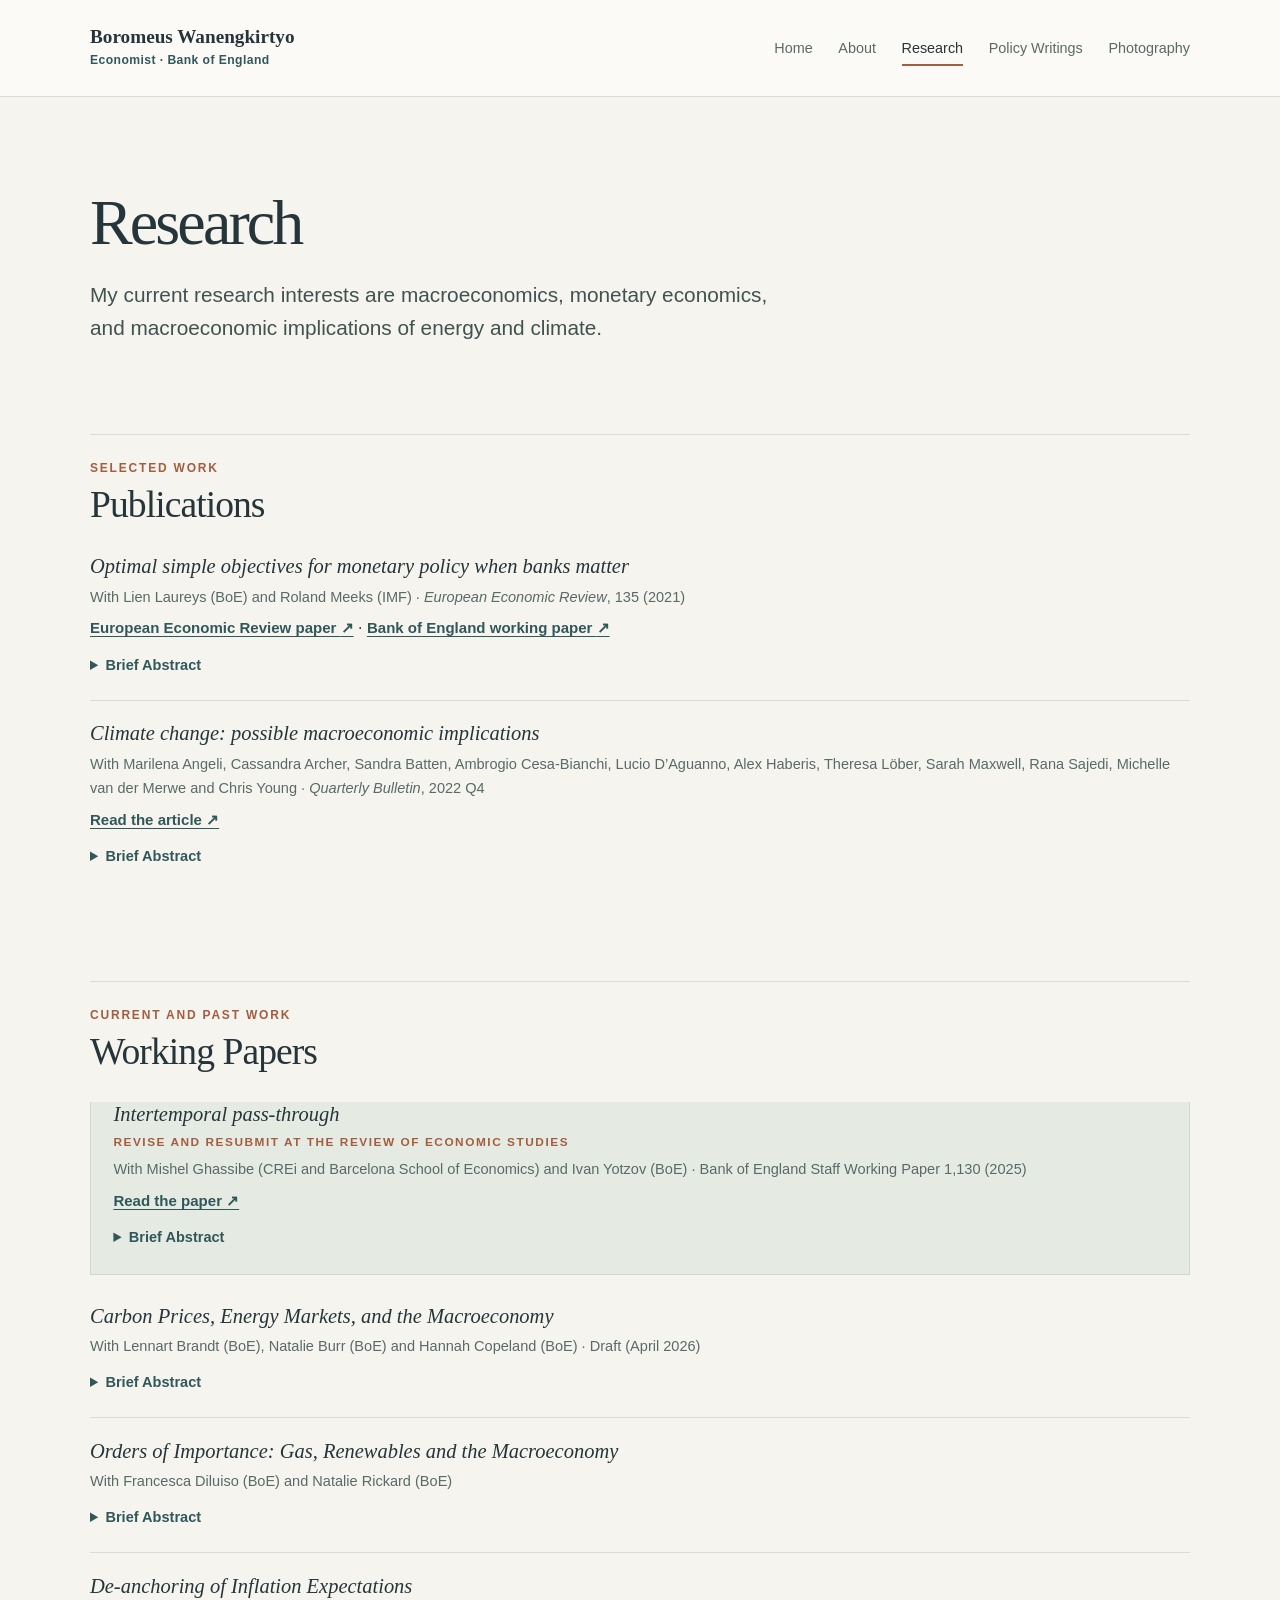
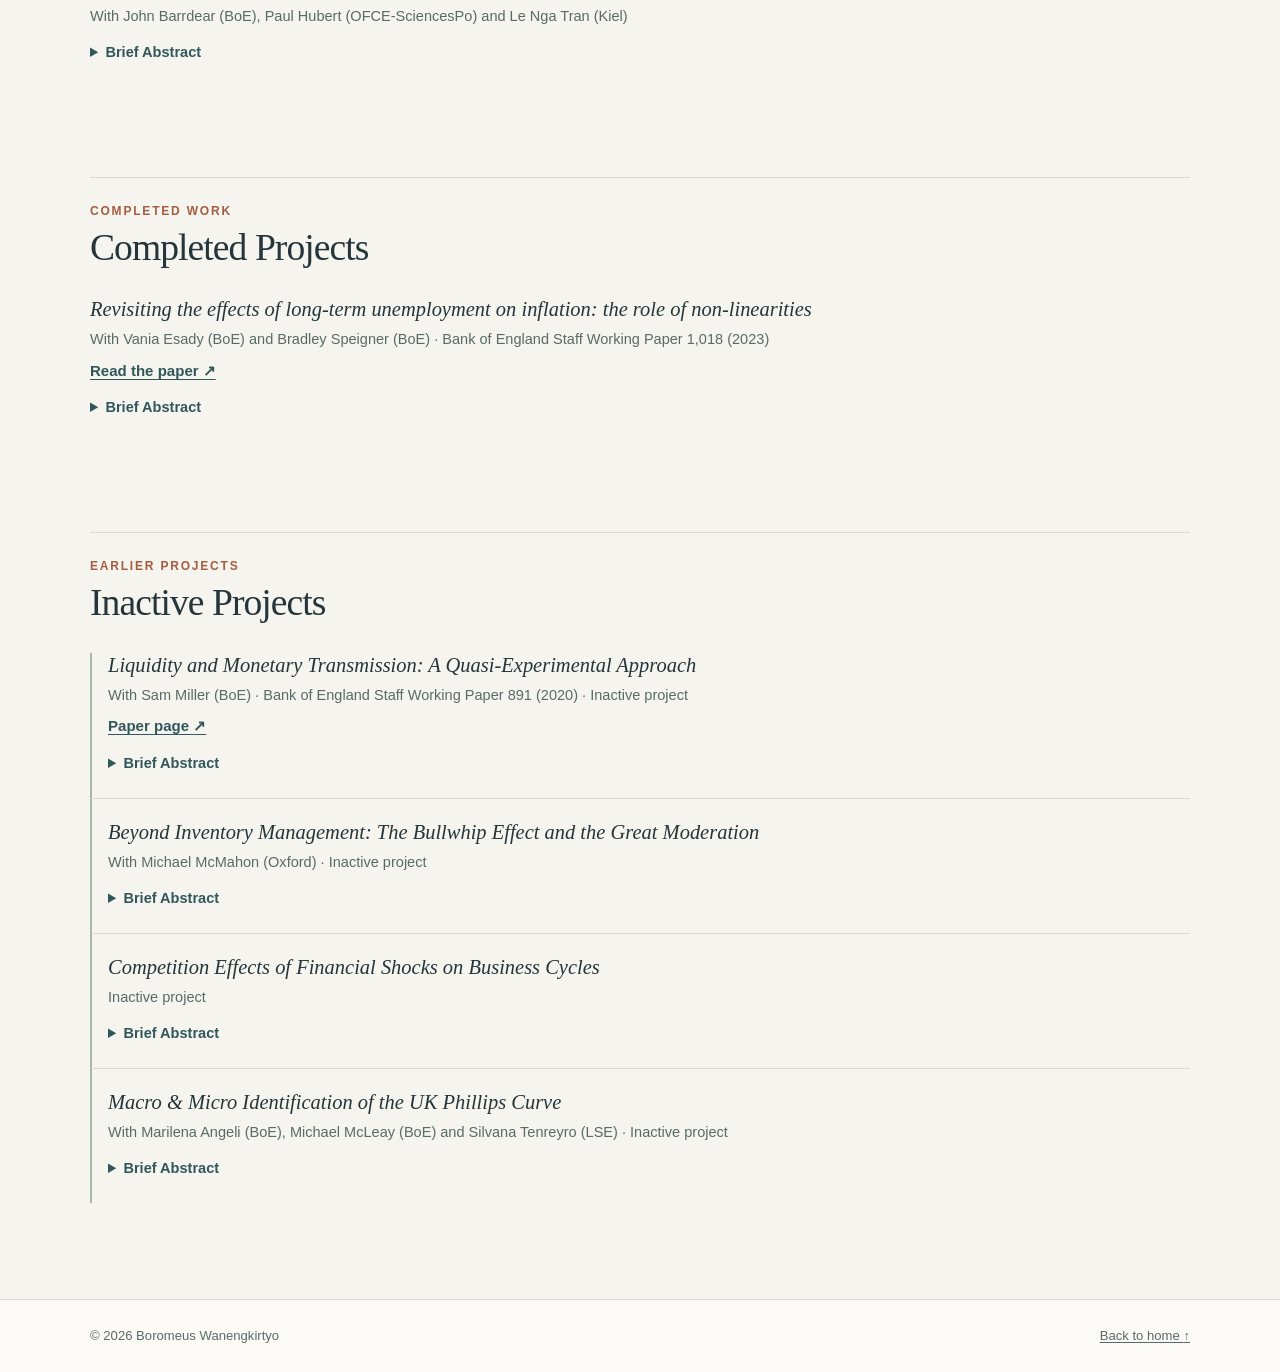
<file: research.html>
<!doctype html>
<html lang="en">
<head>
  <meta charset="utf-8">
  <meta name="viewport" content="width=device-width, initial-scale=1">
  <meta name="description" content="Research by Bank of England economist Boromeus Wanengkirtyo on inflation, monetary policy, energy markets and climate change.">
  <meta name="author" content="Boromeus Wanengkirtyo">
  <meta name="theme-color" content="#f5f4ef">
  <title>Research | Boromeus Wanengkirtyo</title>
  <link rel="canonical" href="https://boromeus.github.io/research.html">
  <meta property="og:type" content="article">
  <meta property="og:title" content="Research | Boromeus Wanengkirtyo">
  <meta property="og:description" content="Research by Bank of England economist Boromeus Wanengkirtyo on inflation, monetary policy, energy markets and climate change.">
  <meta property="og:url" content="https://boromeus.github.io/research.html">
  <meta property="og:site_name" content="Boromeus Wanengkirtyo">
  <meta property="og:image" content="https://boromeus.github.io/assets/macro-energy-policy.png">
  <meta property="og:image:alt" content="Illustration connecting central banking and economic gauges with energy, households and industry.">
  <meta name="twitter:card" content="summary_large_image">
  <meta name="twitter:title" content="Research | Boromeus Wanengkirtyo">
  <meta name="twitter:description" content="Research on inflation, monetary policy, energy markets and climate change.">
  <meta name="twitter:image" content="https://boromeus.github.io/assets/macro-energy-policy.png">
  <script type="application/ld+json">
  {"@context":"https://schema.org","@type":"CollectionPage","name":"Research by Boromeus Wanengkirtyo","url":"https://boromeus.github.io/research.html","isPartOf":{"@type":"WebSite","name":"Boromeus Wanengkirtyo","url":"https://boromeus.github.io/"}}
  </script>
  <link rel="stylesheet" href="styles.css">
  <!-- Google tag (gtag.js) -->
  <script async src="https://www.googletagmanager.com/gtag/js?id=G-S92Z4SN27B"></script>
  <script>
    window.dataLayer = window.dataLayer || [];
    function gtag(){dataLayer.push(arguments);}
    gtag('js', new Date());
    gtag('config', 'G-S92Z4SN27B');
  </script>
</head>
<body>
  <a class="skip-link" href="#main">Skip to content</a>
  <header class="site-header">
    <div class="shell header-inner">
      <div class="brand-block">
        <a class="site-brand" href="index.html">Boromeus Wanengkirtyo</a>
        <span class="brand-note brand-position">Economist · Bank of England</span>
      </div>
      <nav class="site-nav" aria-label="Main navigation">
        <a href="index.html">Home</a>
        <a href="about.html">About</a>
        <a href="research.html" aria-current="page">Research</a>
        <a href="policy.html">Policy Writings</a>
        <a href="photography.html">Photography</a>
      </nav>
    </div>
  </header>

  <main id="main" class="shell page-main">
    <header class="page-heading">
      <h1>Research</h1>
      <p class="lede">My current research interests are macroeconomics, monetary economics, and macroeconomic implications of energy and climate.</p>
    </header>

    <section class="content-section research-section" aria-labelledby="publications-title">
      <div class="section-heading">
        <p class="eyebrow">Selected work</p>
        <h2 id="publications-title">Publications</h2>
      </div>
      <ol class="work-list">
        <li class="work-item">
          <h3><cite>Optimal simple objectives for monetary policy when banks matter</cite></h3>
          <p class="entry-meta">With Lien Laureys (BoE) and Roland Meeks (IMF) · <em>European Economic Review</em>, 135 (2021)</p>
          <a class="text-link" href="https://www.sciencedirect.com/science/article/pii/S0014292121000726">European Economic Review paper <span aria-hidden="true">↗</span></a>
          <span aria-hidden="true"> · </span>
          <a class="text-link" href="https://www.bankofengland.co.uk/working-paper/2020/optimal-simple-objectives-for-monetary-policy-when-banks-matter">Bank of England working paper <span aria-hidden="true">↗</span></a>
          <details class="abstract-disclosure">
            <summary>Brief Abstract</summary>
            <p>This paper studies welfare-optimal monetary policy when financing frictions constrain the supply of bank credit. In an estimated euro-area model, a simple flexible inflation-targeting rule that also considers resource use and a financial variable delivers welfare close to fully optimal policy.</p>
          </details>
        </li>
        <li class="work-item">
          <h3><cite>Climate change: possible macroeconomic implications</cite></h3>
          <p class="entry-meta">With Marilena Angeli, Cassandra Archer, Sandra Batten, Ambrogio Cesa-Bianchi, Lucio D’Aguanno, Alex Haberis, Theresa Löber, Sarah Maxwell, Rana Sajedi, Michelle van der Merwe and Chris Young · <em>Quarterly Bulletin</em>, 2022 Q4</p>
          <a class="text-link" href="https://www.bankofengland.co.uk/quarterly-bulletin/2022/2022-q4/climate-change-possible-macroeconomic-implications">Read the article <span aria-hidden="true">↗</span></a>
          <details class="abstract-disclosure">
            <summary>Brief Abstract</summary>
            <p>The article reviews how the physical effects of climate change and the transition to a net-zero economy may affect UK output and inflation. It considers the longer-term macroeconomic setting for monetary policy and outlines possible policy considerations amid substantial uncertainty.</p>
          </details>
        </li>
      </ol>
    </section>

    <section class="content-section research-section" aria-labelledby="working-papers-title">
      <div class="section-heading">
        <p class="eyebrow">Current and past work</p>
        <h2 id="working-papers-title">Working Papers</h2>
      </div>
      <ol class="work-list">
        <li class="work-item featured-work" id="intertemporal-pass-through">
          <h3><cite>Intertemporal pass-through</cite></h3>
          <p class="work-label">Revise and Resubmit at the Review of Economic Studies</p>
          <p class="entry-meta">With Mishel Ghassibe (CREi and Barcelona School of Economics) and Ivan Yotzov (BoE) · Bank of England Staff Working Paper 1,130 (2025)</p>
          <a class="text-link" href="https://www.bankofengland.co.uk/working-paper/2025/intertemporal-pass-through">Read the paper <span aria-hidden="true">↗</span></a>
          <details class="abstract-disclosure">
            <summary>Brief Abstract</summary>
            <p>Using UK firm-level survey data and news from the 2019 announcement of a possible no-deal Brexit tariff schedule, this paper estimates how firms’ reset prices respond to expected future marginal costs. Pass-through varies with firms’ price-adjustment frequency, the timing and size of cost shocks, and pricing behaviour. A model shows how this heterogeneity makes aggregate inflation more forward-looking.</p>
          </details>
        </li>
        <li class="work-item">
          <h3><cite>Carbon Prices, Energy Markets, and the Macroeconomy</cite></h3>
          <p class="entry-meta">With Lennart Brandt (BoE), Natalie Burr (BoE) and Hannah Copeland (BoE) · Draft (April 2026)</p>
          <details class="abstract-disclosure">
            <summary>Brief Abstract</summary>
            <p>This paper studies how carbon-pricing shocks affect UK inflation and economic activity through energy markets. Using a new high-frequency carbon-policy surprise series and a monthly proxy SVAR, it finds that carbon-price increases raise energy and core consumer prices and reduce real activity. The results point to fuel switching between coal and gas as an important channel amplifying the macroeconomic effects of carbon pricing.</p>
          </details>
        </li>
        <li class="work-item">
          <h3><cite>Orders of Importance: Gas, Renewables and the Macroeconomy</cite></h3>
          <p class="entry-meta">With Francesca Diluiso (BoE) and Natalie Rickard (BoE)</p>
          <details class="abstract-disclosure">
            <summary>Brief Abstract</summary>
            <p>Natural-gas price shocks have amplified macroeconomic disruption because gas-fired plants often set wholesale electricity prices under merit-order pricing. Using high-frequency news about unplanned UK nuclear and interconnector outages as an instrument, we find that renewable intermittency shocks already raise inflation and reduce growth. A New Keynesian model shows how risks shift through the energy transition: gas shocks dominate today, but intermittency can create sharper price spikes as gas plants balance renewables. With wider renewable generation and storage, exposure to both gas and renewable supply shocks eventually falls.</p>
          </details>
        </li>
        <li class="work-item">
          <h3><cite>De-anchoring of Inflation Expectations</cite></h3>
          <p class="entry-meta">With John Barrdear (BoE), Paul Hubert (OFCE-SciencesPo) and Le Nga Tran (Kiel)</p>
          <details class="abstract-disclosure">
            <summary>Brief Abstract</summary>
            <p>An abstract for this working paper has not been provided yet.</p>
          </details>
        </li>
      </ol>
    </section>

    <section class="content-section research-section" aria-labelledby="completed-title">
      <div class="section-heading">
        <p class="eyebrow">Completed work</p>
        <h2 id="completed-title">Completed Projects</h2>
      </div>
      <ol class="work-list">
        <li class="work-item">
          <h3><cite>Revisiting the effects of long-term unemployment on inflation: the role of non-linearities</cite></h3>
          <p class="entry-meta">With Vania Esady (BoE) and Bradley Speigner (BoE) · Bank of England Staff Working Paper 1,018 (2023)</p>
          <a class="text-link" href="https://www.bankofengland.co.uk/working-paper/2023/revisiting-the-effects-of-long-term-unemployment-on-inflation">Read the paper <span aria-hidden="true">↗</span></a>
          <details class="abstract-disclosure">
            <summary>Brief Abstract</summary>
            <p>The paper shows that estimates of the separate effects of short- and long-term unemployment on inflation need to account for non-linearity in the Phillips curve. Reductions in long-term unemployment can be strongly inflationary when overall unemployment is low, so long-term unemployment remains relevant to measures of economic slack.</p>
          </details>
        </li>
      </ol>
    </section>

    <section class="content-section research-section" aria-labelledby="inactive-title">
      <div class="section-heading">
        <p class="eyebrow">Earlier projects</p>
        <h2 id="inactive-title">Inactive Projects</h2>
      </div>
      <ol class="work-list inactive-list">
        <li class="work-item">
          <h3><cite>Liquidity and Monetary Transmission: A Quasi-Experimental Approach</cite></h3>
          <p class="entry-meta">With Sam Miller (BoE) · Bank of England Staff Working Paper 891 (2020) · Inactive project</p>
          <a class="text-link" href="https://www.bankofengland.co.uk/working-paper/2020/liquidity-and-monetary-transmission-a-quasi-experimental-approach">Paper page <span aria-hidden="true">↗</span></a>
          <details class="abstract-disclosure">
            <summary>Brief Abstract</summary>
            <p>Using bank liquidity positions created by a regulatory regime and detailed UK mortgage data, this paper studies how liquidity affects credit supply and monetary transmission. It finds that more liquid banks charge slightly higher mortgage rates, pass changes in risk-free rates through less, and take more mortgage risk. The results also speak to the choice between conventional and unconventional monetary policy tools.</p>
          </details>
        </li>
        <li class="work-item">
          <h3><cite>Beyond Inventory Management: The Bullwhip Effect and the Great Moderation</cite></h3>
          <p class="entry-meta">With Michael McMahon (Oxford) · Inactive project</p>
          <details class="abstract-disclosure">
            <summary>Brief Abstract</summary>
            <p>This paper studies whether changes in business practices helped explain the Great Moderation. It extends the analysis beyond inventory management to include supply-chain management and backordering, and finds that reduced backordering and shorter lead times can explain a meaningful share of the decline in output volatility.</p>
          </details>
        </li>
        <li class="work-item">
          <h3><cite>Competition Effects of Financial Shocks on Business Cycles</cite></h3>
          <p class="entry-meta">Inactive project</p>
          <details class="abstract-disclosure">
            <summary>Brief Abstract</summary>
            <p>This project studies a competition channel through which financial shocks affect business cycles. It focuses on the extensive margin of investment—the range of goods firms produce—and examines how credit contractions can affect firms’ product variety.</p>
          </details>
        </li>
        <li class="work-item">
          <h3><cite>Macro &amp; Micro Identification of the UK Phillips Curve</cite></h3>
          <p class="entry-meta">With Marilena Angeli (BoE), Michael McLeay (BoE) and Silvana Tenreyro (LSE) · Inactive project</p>
          <details class="abstract-disclosure">
            <summary>Brief Abstract</summary>
            <p>An abstract for this working paper has not been provided yet.</p>
          </details>
        </li>
      </ol>
    </section>
  </main>

  <footer class="site-footer">
    <div class="shell footer-inner">
      <span>© 2026 Boromeus Wanengkirtyo</span>
      <a href="index.html">Back to home <span aria-hidden="true">↑</span></a>
    </div>
  </footer>
</body>
</html>
</file>
<file: styles.css>
:root {
  color-scheme: light;
  --paper: #f5f4ef;
  --paper-bright: #fbfaf6;
  --ink: #25353a;
  --muted: #596a68;
  --line: #d7ddd5;
  --teal: #416d70;
  --teal-dark: #31575a;
  --sage: #e5ebe3;
  --copper: #a45d3f;
  --content-width: 1100px;
}

* {
  box-sizing: border-box;
}

html {
  scroll-behavior: smooth;
}

body {
  margin: 0;
  background: var(--paper);
  color: var(--ink);
  font-family: "Segoe UI", Arial, sans-serif;
  font-size: 1rem;
  line-height: 1.7;
  text-rendering: optimizeLegibility;
}

a {
  color: var(--teal-dark);
  text-decoration-thickness: 1px;
  text-underline-offset: 0.18em;
}

a:hover {
  color: var(--copper);
}

a:focus-visible {
  outline: 3px solid var(--copper);
  outline-offset: 4px;
  border-radius: 2px;
}

img {
  display: block;
  max-width: 100%;
  height: auto;
}

.shell {
  width: min(var(--content-width), calc(100% - 3rem));
  margin-inline: auto;
}

.skip-link {
  position: absolute;
  z-index: 30;
  top: 0.75rem;
  left: 0.75rem;
  padding: 0.65rem 0.9rem;
  transform: translateY(-160%);
  background: var(--ink);
  color: white;
}

.skip-link:focus {
  transform: translateY(0);
}

.site-header {
  position: sticky;
  z-index: 20;
  top: 0;
  border-bottom: 1px solid var(--line);
  background: var(--paper-bright);
}

.header-inner {
  display: flex;
  align-items: center;
  justify-content: space-between;
  gap: 2rem;
  min-height: 96px;
  padding-block: 1.1rem;
}

.brand-block {
  display: grid;
  gap: 0.08rem;
  flex: 0 0 auto;
}

.site-brand {
  color: var(--ink);
  font-family: Georgia, "Times New Roman", serif;
  font-size: 1.2rem;
  font-weight: 600;
  line-height: 1.25;
  text-decoration: none;
}

.brand-note {
  color: var(--muted);
  font-size: 0.76rem;
  letter-spacing: 0.035em;
}

.brand-position {
  color: var(--teal-dark);
  font-weight: 700;
}

.site-nav {
  display: flex;
  align-items: center;
  justify-content: flex-end;
  gap: clamp(0.75rem, 2vw, 1.65rem);
  flex-wrap: wrap;
}

.site-nav a {
  padding-block: 0.35rem;
  color: var(--muted);
  font-size: 0.9rem;
  text-decoration: none;
  white-space: nowrap;
}

.site-nav a:hover,
.site-nav a[aria-current="page"] {
  color: var(--ink);
}

.site-nav a[aria-current="page"] {
  box-shadow: inset 0 -2px 0 var(--copper);
}

h1,
h2,
h3,
p,
figure {
  margin-top: 0;
}

h1,
h2,
h3 {
  color: var(--ink);
  font-family: Georgia, "Times New Roman", serif;
  font-weight: 500;
  line-height: 1.2;
  text-wrap: balance;
}

h1 {
  margin-bottom: 1rem;
  font-size: clamp(2.5rem, 5.4vw, 4.3rem);
  letter-spacing: -0.045em;
}

h2 {
  margin-bottom: 0.45rem;
  font-size: clamp(1.8rem, 3vw, 2.35rem);
  letter-spacing: -0.025em;
}

h3 {
  margin-bottom: 0.45rem;
  font-size: 1.28rem;
}

.eyebrow {
  margin-bottom: 0.8rem;
  color: var(--copper);
  font-size: 0.75rem;
  font-weight: 700;
  letter-spacing: 0.15em;
  line-height: 1.4;
  text-transform: uppercase;
}

.lede {
  max-width: 44rem;
  color: #405251;
  font-size: clamp(1.08rem, 1.7vw, 1.3rem);
  line-height: 1.6;
}

.home-hero {
  display: grid;
  grid-template-columns: minmax(0, 0.9fr) minmax(0, 1.1fr);
  align-items: center;
  gap: clamp(2rem, 5vw, 5rem);
  padding-block: clamp(2rem, 5vw, 4rem) 1.5rem;
}

.hero-copy {
  padding-block: 0.5rem;
}

.hero-copy h1 {
  max-width: 11ch;
  font-size: clamp(2.65rem, 5vw, 4.6rem);
}

.hero-role {
  margin-bottom: 1.1rem;
  color: var(--teal-dark);
  font-family: Georgia, "Times New Roman", serif;
  font-size: clamp(1.2rem, 2vw, 1.55rem);
}

.hero-copy .lede {
  margin-bottom: 1.3rem;
}

.interest-line {
  max-width: 31rem;
  margin-bottom: 1.6rem;
  color: var(--muted);
  font-size: 0.91rem;
}

.interest-line span {
  display: block;
  margin-bottom: 0.15rem;
  color: var(--ink);
  font-weight: 700;
}

.hero-links {
  display: flex;
  flex-wrap: wrap;
  gap: 0.8rem 1.5rem;
}

.home-nav {
  margin-bottom: 1.1rem;
}

.home-nav .text-link {
  font-size: 1.2rem;
}

.home-nav a:last-child {
  margin-left: auto;
}

.home-news {
  margin-bottom: clamp(3.5rem, 8vw, 6.5rem);
  padding: 1.2rem 1.35rem;
  border: 1px solid var(--line);
  border-left: 3px solid var(--teal);
  background: var(--sage);
}

.home-news h2 {
  margin-bottom: 0.55rem;
  font-family: "Segoe UI", Arial, sans-serif;
  font-size: 1rem;
  letter-spacing: 0;
}

.home-news ul {
  display: grid;
  gap: 0.55rem;
  margin: 0;
  padding: 0;
  list-style: none;
}

.home-news li + li {
  padding-top: 0.55rem;
  border-top: 1px solid rgb(37 53 58 / 14%);
}

.home-news a {
  font-size: 0.9rem;
  line-height: 1.5;
  text-decoration: none;
}

.home-news a:hover {
  text-decoration: underline;
}

.text-link {
  font-size: 0.94rem;
  font-weight: 650;
}

.hero-art {
  margin-bottom: 0;
}

.hero-art img {
  width: 100%;
  border-radius: 3px;
  mix-blend-mode: darken;
}

.hero-art figcaption {
  margin-top: 0.55rem;
  color: var(--muted);
  font-size: 0.77rem;
  letter-spacing: 0.025em;
}

.home-note {
  display: flex;
  align-items: center;
  justify-content: space-between;
  gap: 1.5rem;
  margin-bottom: clamp(3.5rem, 8vw, 6.5rem);
  padding: 1.35rem 0;
  border-top: 1px solid var(--line);
  border-bottom: 1px solid var(--line);
}

.home-note p {
  margin-bottom: 0;
  color: var(--muted);
}

.home-note .text-link {
  flex: 0 0 auto;
}

.site-disclaimer {
  max-width: 54rem;
  margin: 0.45rem 0 0;
  color: var(--muted);
  font-size: 0.84rem;
}

.contact-section {
  display: grid;
  grid-template-columns: minmax(12rem, 0.65fr) minmax(0, 1.35fr);
  gap: 2rem;
  margin: 3rem 0 clamp(3.5rem, 8vw, 6.5rem);
  padding-top: 1.8rem;
  border-top: 1px solid var(--line);
}

.contact-section .section-heading {
  margin-bottom: 0;
}

.contact-section .section-heading h2 {
  font-size: clamp(1.7rem, 2.8vw, 2.2rem);
}

.contact-grid {
  display: grid;
  grid-template-columns: repeat(2, minmax(0, 1fr));
  gap: 1.6rem 2rem;
}

.contact-grid h3 {
  margin-bottom: 0.45rem;
  font-family: "Segoe UI", Arial, sans-serif;
  font-size: 0.9rem;
  font-weight: 700;
}

.contact-grid p {
  margin-bottom: 0.35rem;
  overflow-wrap: anywhere;
}

.contact-grid address {
  color: var(--muted);
  font-size: 0.94rem;
  font-style: normal;
}

.page-main {
  padding-block: clamp(3rem, 7vw, 5.5rem) 6rem;
}

.page-heading {
  max-width: 54rem;
  margin-bottom: clamp(3rem, 6vw, 5rem);
}

.page-heading h1 {
  max-width: 17ch;
  font-size: clamp(2.5rem, 5vw, 4rem);
}

.page-heading .lede {
  margin-bottom: 0;
}

.content-section {
  margin-top: clamp(3.8rem, 7vw, 6rem);
}

.section-heading {
  margin-bottom: 1.7rem;
}

.section-heading .eyebrow {
  margin-bottom: 0.35rem;
}

.section-intro {
  max-width: 52rem;
  margin: 0.8rem 0 0;
  color: #405251;
  font-size: 0.96rem;
}

.timeline {
  position: relative;
  display: grid;
  gap: 0;
  margin: 0;
  padding: 0;
  list-style: none;
}

.timeline::before {
  position: absolute;
  top: 0.6rem;
  bottom: 1.15rem;
  left: 8.4rem;
  width: 1px;
  background: var(--line);
  content: "";
}

.timeline-entry {
  position: relative;
  display: grid;
  grid-template-columns: 7.3rem minmax(0, 1fr);
  gap: 2.2rem;
  padding: 0 0 2rem;
}

.timeline-entry::before {
  position: absolute;
  top: 0.52rem;
  left: 8.16rem;
  width: 0.5rem;
  height: 0.5rem;
  border: 2px solid var(--paper);
  border-radius: 50%;
  background: var(--teal);
  box-shadow: 0 0 0 1px var(--teal);
  content: "";
}

.timeline-date {
  margin-bottom: 0;
  color: var(--muted);
  font-size: 0.85rem;
  font-variant-numeric: tabular-nums;
  line-height: 1.5;
}

.timeline-entry h3 {
  margin-bottom: 0.2rem;
}

.timeline-entry p:last-child {
  margin-bottom: 0;
}

.entry-meta {
  color: var(--muted);
  font-size: 0.91rem;
}

.timeline-entry .entry-meta {
  margin-bottom: 0.5rem;
}

.timeline-current h3 {
  color: var(--teal-dark);
}

.education-note {
  display: grid;
  grid-template-columns: 0.8fr 1.2fr;
  gap: 2rem;
  align-items: start;
  padding-top: 1.6rem;
  border-top: 1px solid var(--line);
}

.education-note .section-heading {
  margin-bottom: 0;
}

.education-note h2 {
  font-size: 1.7rem;
}

.simple-list {
  display: grid;
  gap: 0.6rem;
  margin: 0;
  padding-left: 1.15rem;
}

.research-section {
  padding-top: 1.55rem;
  border-top: 1px solid var(--line);
}

.work-list,
.writing-list {
  margin: 0;
  padding: 0;
  list-style: none;
}

.work-item {
  padding: 1.3rem 0 1.4rem;
  border-top: 1px solid var(--line);
}

.work-item:first-child {
  border-top: 0;
  padding-top: 0;
}

.work-item h3 {
  max-width: 60rem;
  margin-bottom: 0.35rem;
}

.work-item .entry-meta {
  margin-bottom: 0.3rem;
}

.abstract-disclosure {
  margin-top: 0.7rem;
  color: var(--muted);
  font-size: 0.91rem;
}

.abstract-disclosure summary {
  width: fit-content;
  color: var(--teal-dark);
  cursor: pointer;
  font-weight: 650;
  text-underline-offset: 0.18em;
}

.abstract-disclosure summary:hover {
  color: var(--copper);
}

.abstract-disclosure summary:focus-visible {
  outline: 3px solid var(--copper);
  outline-offset: 4px;
  border-radius: 2px;
}

.abstract-disclosure p {
  max-width: 60rem;
  margin: 0.65rem 0 0.2rem;
  padding-left: 0.9rem;
  border-left: 2px solid var(--line);
  color: #405251;
}

.work-label {
  margin-bottom: 0.35rem;
  color: var(--copper);
  font-size: 0.74rem;
  font-weight: 700;
  letter-spacing: 0.13em;
  text-transform: uppercase;
}

.featured-work {
  margin-bottom: 0.5rem;
  padding: 1.5rem 1.4rem;
  border: 1px solid #cbd7cd;
  background: var(--sage);
}

.featured-work + .work-item {
  border-top: 0;
}

.inactive-list .work-item {
  padding-left: 1rem;
  border-left: 2px solid #a8b7ae;
}

.writing-item {
  display: grid;
  grid-template-columns: 9.5rem minmax(0, 1fr);
  gap: 1.8rem;
  padding: 1.25rem 0;
  border-top: 1px solid var(--line);
}

.writing-item:first-child {
  padding-top: 0;
  border-top: 0;
}

.writing-date {
  margin-bottom: 0;
  color: var(--muted);
  font-size: 0.84rem;
  font-variant-numeric: tabular-nums;
}

.writing-item h3 {
  margin-bottom: 0.3rem;
  font-size: 1.23rem;
}

.writing-item h3 a {
  color: var(--ink);
  text-decoration-color: rgba(65, 109, 112, 0.5);
}

.writing-item h3 a:hover {
  color: var(--copper);
}

.writing-item .entry-meta {
  margin-bottom: 0;
}

.policy-note {
  margin-top: 2.5rem;
  padding-top: 1.2rem;
  border-top: 1px solid var(--line);
  color: var(--muted);
  font-size: 0.88rem;
}

.photography-main .page-heading {
  margin-bottom: 2.5rem;
}

.photo-grid {
  display: grid;
  grid-template-columns: repeat(2, minmax(0, 1fr));
  gap: 2rem 1.5rem;
}

.photo-card {
  margin-bottom: 0;
}

.photo-card img {
  width: 100%;
  height: auto;
  border: 1px solid #cdd4ca;
  background-color: #e8e9e1;
}

.photo-card figcaption {
  padding-top: 0.5rem;
  color: var(--muted);
  font-size: 0.82rem;
}

.site-footer {
  border-top: 1px solid var(--line);
  background: var(--paper-bright);
}

.footer-inner {
  display: flex;
  align-items: center;
  justify-content: space-between;
  gap: 1.5rem;
  min-height: 72px;
  color: var(--muted);
  font-size: 0.82rem;
}

.footer-inner a {
  color: var(--muted);
}

@media (max-width: 820px) {
  .header-inner {
    align-items: flex-start;
    flex-direction: column;
    gap: 0.65rem;
    padding-block: 1rem;
  }

  .site-nav {
    justify-content: flex-start;
    gap: 0.5rem 1.25rem;
  }

  .home-hero {
    grid-template-columns: 1fr;
    gap: 2.2rem;
  }

  .hero-copy h1 {
    max-width: 14ch;
  }

  .hero-art {
    max-width: 48rem;
  }
}

@media (max-width: 600px) {
  .shell {
    width: min(var(--content-width), calc(100% - 2rem));
  }

  .header-inner {
    gap: 0.8rem;
  }

  .site-nav {
    gap: 0.2rem 1rem;
  }

  .site-nav a {
    font-size: 0.83rem;
  }

  .home-hero {
    padding-top: 2rem;
  }

  .home-note,
  .footer-inner {
    align-items: flex-start;
    flex-direction: column;
  }

  .home-note {
    gap: 0.7rem;
  }

  .timeline::before {
    left: 0.2rem;
  }

  .timeline-entry {
    grid-template-columns: 1fr;
    gap: 0.35rem;
    padding-left: 1.35rem;
    padding-bottom: 1.8rem;
  }

  .timeline-entry::before {
    left: -0.04rem;
  }

  .timeline-date {
    font-size: 0.8rem;
  }

  .education-note {
    grid-template-columns: 1fr;
    gap: 1rem;
  }

  .writing-item {
    grid-template-columns: 1fr;
    gap: 0.35rem;
  }

  .photo-grid {
    grid-template-columns: 1fr;
  }

  .contact-section,
  .contact-grid {
    grid-template-columns: 1fr;
  }

  .footer-inner {
    justify-content: center;
    gap: 0.3rem;
    padding-block: 1rem;
  }
}

@media (prefers-reduced-motion: reduce) {
  html {
    scroll-behavior: auto;
  }
}
</file>
